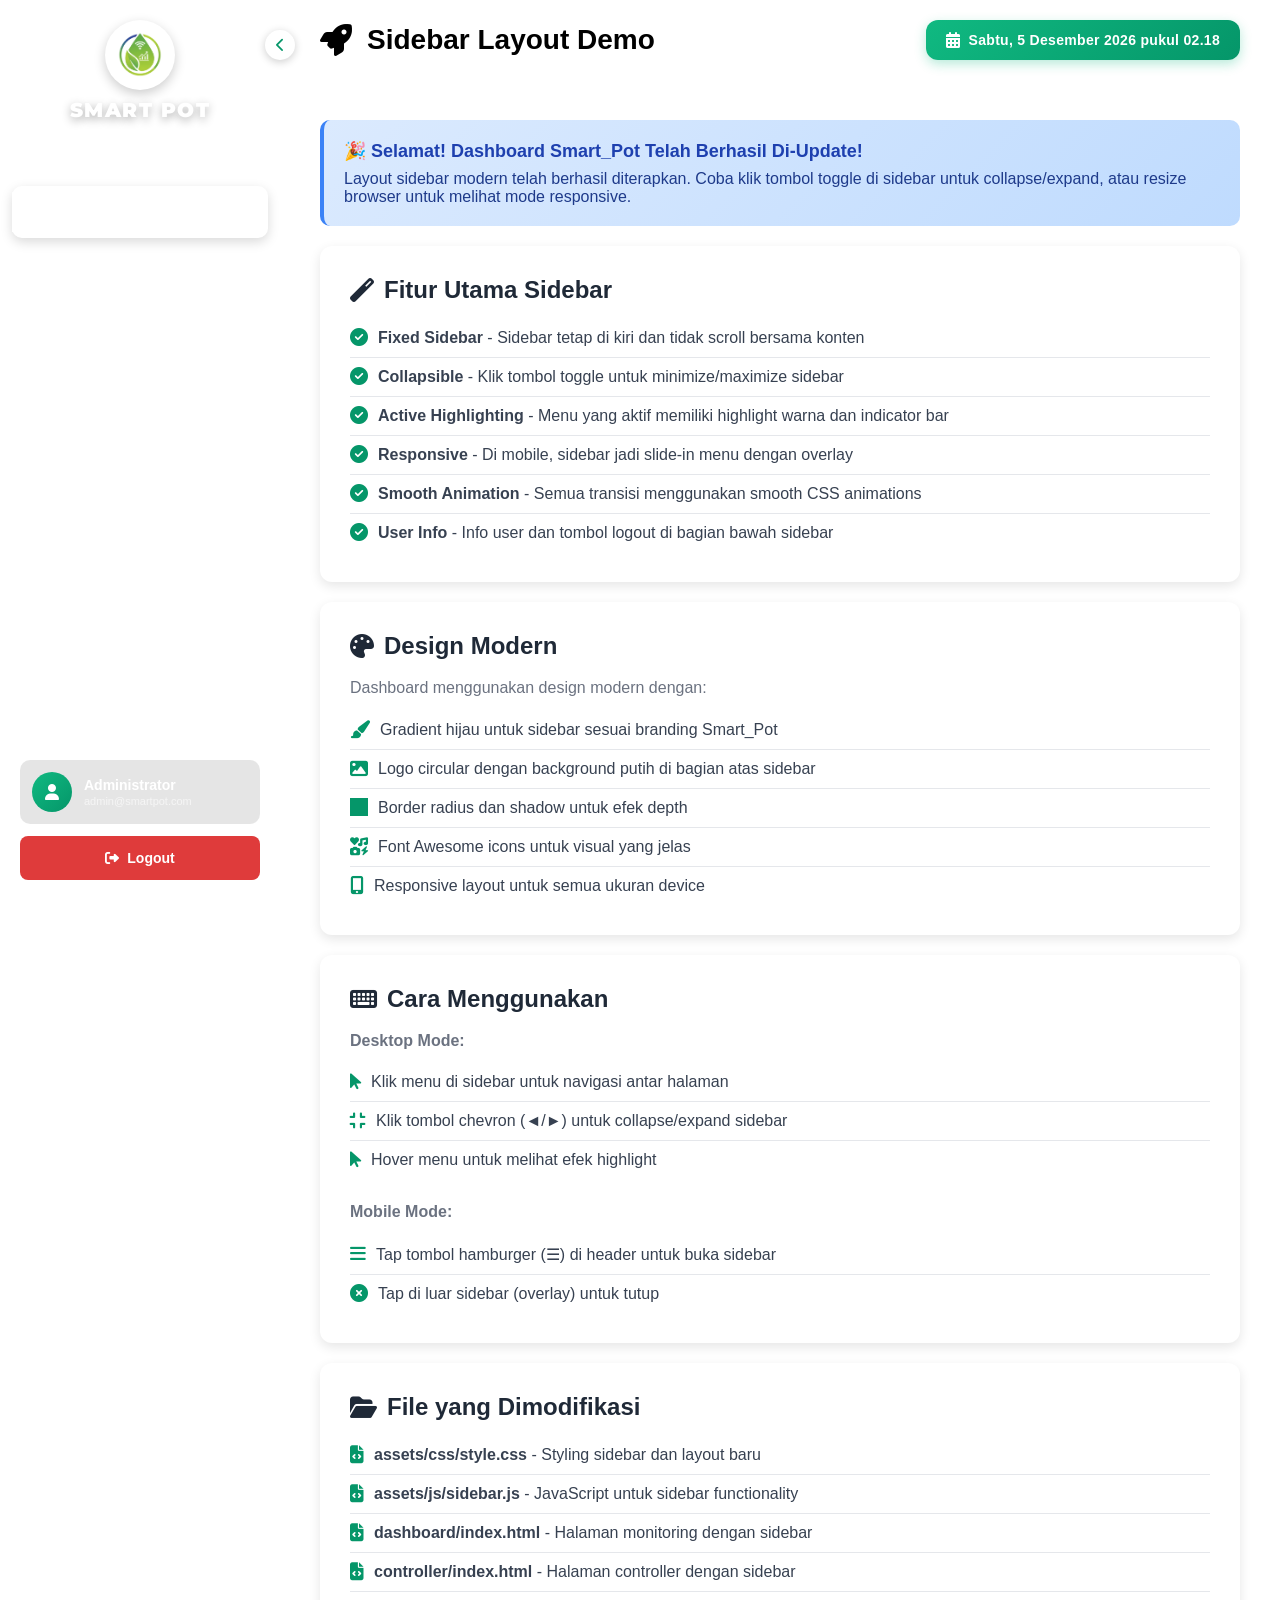
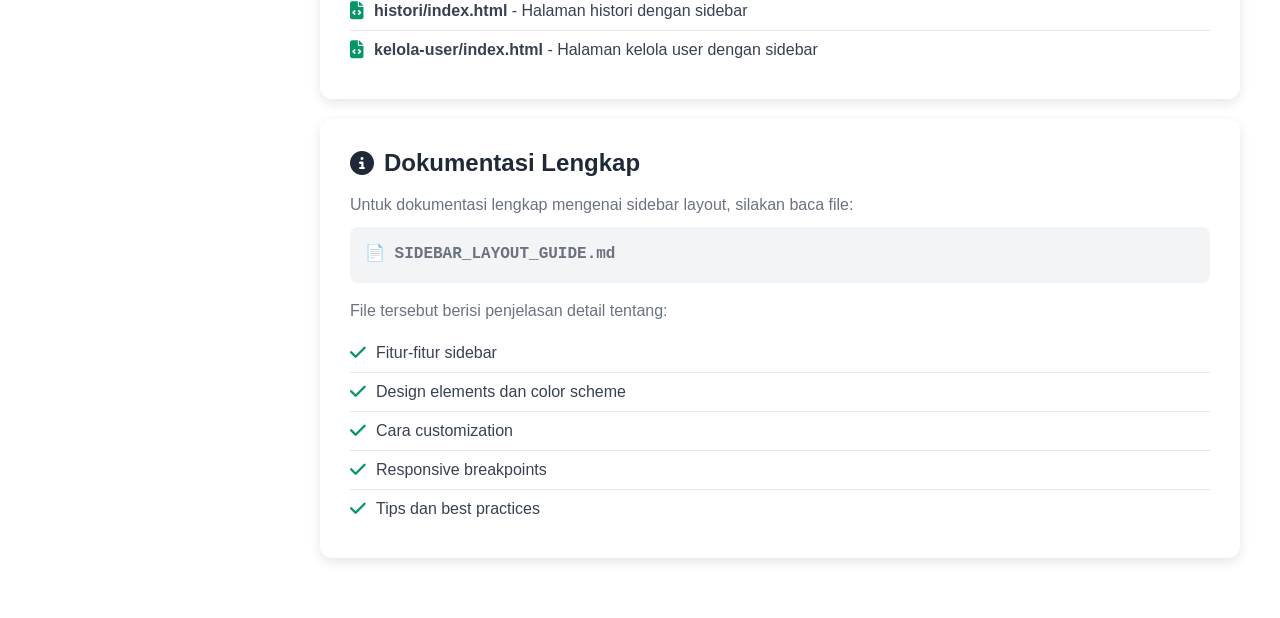
<file: DEMO_SIDEBAR.html>
<!DOCTYPE html>
<html lang="en">
<head>
    <meta charset="UTF-8">
    <meta name="viewport" content="width=device-width, initial-scale=1.0">
    <title>Smart Pot - Sidebar Demo</title>
    <link rel="stylesheet" href="assets/css/style.css">
    <link rel="stylesheet" href="https://cdnjs.cloudflare.com/ajax/libs/font-awesome/6.4.0/css/all.min.css">
    <style>
        /* Demo specific styles */
        .demo-card {
            background: white;
            border-radius: 12px;
            padding: 30px;
            box-shadow: 0 4px 12px rgba(0, 0, 0, 0.1);
            margin-bottom: 20px;
        }
        
        .demo-card h2 {
            color: #1f2937;
            font-size: 24px;
            margin-bottom: 15px;
            display: flex;
            align-items: center;
            gap: 10px;
        }
        
        .demo-card p {
            color: #6b7280;
            font-size: 16px;
            line-height: 1.6;
            margin-bottom: 10px;
        }
        
        .feature-list {
            list-style: none;
            padding: 0;
        }
        
        .feature-list li {
            padding: 10px 0;
            border-bottom: 1px solid #e5e7eb;
            color: #374151;
            display: flex;
            align-items: center;
            gap: 10px;
        }
        
        .feature-list li:last-child {
            border-bottom: none;
        }
        
        .feature-list i {
            color: #059669;
            font-size: 18px;
        }
        
        .alert-info {
            background: linear-gradient(135deg, #dbeafe 0%, #bfdbfe 100%);
            border-left: 4px solid #3b82f6;
            padding: 20px;
            border-radius: 10px;
            margin-bottom: 20px;
        }
        
        .alert-info strong {
            color: #1e40af;
            display: block;
            margin-bottom: 8px;
            font-size: 18px;
        }
        
        .alert-info p {
            color: #1e3a8a;
            margin: 0;
        }
    </style>
    <script src="assets/js/sidebar.js"></script>
</head>
<body>
    <!-- Sidebar Overlay for Mobile -->
    <div class="sidebar-overlay" id="sidebarOverlay" onclick="toggleSidebar()"></div>

    <!-- Dashboard Page -->
    <div class="dashboard-page">
        <!-- Sidebar -->
        <aside class="sidebar" id="sidebar">
            <!-- Sidebar Toggle Button -->
            <button class="sidebar-toggle" onclick="toggleSidebarCollapse()">
                <i class="fas fa-chevron-left"></i>
            </button>

            <!-- Sidebar Brand -->
            <div class="sidebar-brand">
                <img src="assets/img/logo.png" alt="Smart Pot Logo" class="sidebar-logo">
                <div class="sidebar-title">SMART POT</div>
                <div class="sidebar-subtitle">IoT Monitoring</div>
            </div>

            <!-- Sidebar Menu -->
            <nav class="sidebar-menu">
                <a href="dashboard/" class="menu-item active">
                    <i class="fas fa-home"></i>
                    <span>Dashboard</span>
                </a>
                <a href="controller/" class="menu-item">
                    <i class="fas fa-sliders-h"></i>
                    <span>Controller</span>
                </a>
                <a href="histori/" class="menu-item">
                    <i class="fas fa-history"></i>
                    <span>Histori</span>
                </a>
                <a href="kelola-user/" class="menu-item">
                    <i class="fas fa-users"></i>
                    <span>Kelola User</span>
                </a>
            </nav>

            <!-- Sidebar Footer -->
            <div class="sidebar-footer">
                <div class="sidebar-user">
                    <div class="user-avatar">
                        <i class="fas fa-user"></i>
                    </div>
                    <div class="user-info">
                        <div class="user-name">Administrator</div>
                        <div class="user-email">admin@smartpot.com</div>
                    </div>
                </div>
                <button id="signOutBtn" class="btn-logout">
                    <i class="fas fa-sign-out-alt"></i>
                    <span>Logout</span>
                </button>
            </div>
        </aside>

        <!-- Main Wrapper -->
        <div class="main-wrapper">
            <!-- Top Header -->
            <header class="top-header">
                <div class="header-title">
                    <button class="mobile-menu-btn" onclick="toggleSidebar()" style="display: none;">
                        <i class="fas fa-bars"></i>
                    </button>
                    <i class="fas fa-rocket"></i>
                    <h1>Sidebar Layout Demo</h1>
                </div>
                <div class="header-actions">
                    <div class="header-time" id="currentTime"></div>
                </div>
            </header>

            <!-- Main Content -->
            <div class="main-content">
                <!-- Welcome Alert -->
                <div class="alert-info">
                    <strong>🎉 Selamat! Dashboard Smart_Pot Telah Berhasil Di-Update!</strong>
                    <p>Layout sidebar modern telah berhasil diterapkan. Coba klik tombol toggle di sidebar untuk collapse/expand, atau resize browser untuk melihat mode responsive.</p>
                </div>

                <!-- Demo Cards -->
                <div class="demo-card">
                    <h2><i class="fas fa-magic"></i> Fitur Utama Sidebar</h2>
                    <ul class="feature-list">
                        <li>
                            <i class="fas fa-check-circle"></i>
                            <span><strong>Fixed Sidebar</strong> - Sidebar tetap di kiri dan tidak scroll bersama konten</span>
                        </li>
                        <li>
                            <i class="fas fa-check-circle"></i>
                            <span><strong>Collapsible</strong> - Klik tombol toggle untuk minimize/maximize sidebar</span>
                        </li>
                        <li>
                            <i class="fas fa-check-circle"></i>
                            <span><strong>Active Highlighting</strong> - Menu yang aktif memiliki highlight warna dan indicator bar</span>
                        </li>
                        <li>
                            <i class="fas fa-check-circle"></i>
                            <span><strong>Responsive</strong> - Di mobile, sidebar jadi slide-in menu dengan overlay</span>
                        </li>
                        <li>
                            <i class="fas fa-check-circle"></i>
                            <span><strong>Smooth Animation</strong> - Semua transisi menggunakan smooth CSS animations</span>
                        </li>
                        <li>
                            <i class="fas fa-check-circle"></i>
                            <span><strong>User Info</strong> - Info user dan tombol logout di bagian bawah sidebar</span>
                        </li>
                    </ul>
                </div>

                <div class="demo-card">
                    <h2><i class="fas fa-palette"></i> Design Modern</h2>
                    <p>
                        Dashboard menggunakan design modern dengan:
                    </p>
                    <ul class="feature-list">
                        <li>
                            <i class="fas fa-paint-brush"></i>
                            <span>Gradient hijau untuk sidebar sesuai branding Smart_Pot</span>
                        </li>
                        <li>
                            <i class="fas fa-image"></i>
                            <span>Logo circular dengan background putih di bagian atas sidebar</span>
                        </li>
                        <li>
                            <i class="fas fa-square-full"></i>
                            <span>Border radius dan shadow untuk efek depth</span>
                        </li>
                        <li>
                            <i class="fas fa-icons"></i>
                            <span>Font Awesome icons untuk visual yang jelas</span>
                        </li>
                        <li>
                            <i class="fas fa-mobile-alt"></i>
                            <span>Responsive layout untuk semua ukuran device</span>
                        </li>
                    </ul>
                </div>

                <div class="demo-card">
                    <h2><i class="fas fa-keyboard"></i> Cara Menggunakan</h2>
                    <p><strong>Desktop Mode:</strong></p>
                    <ul class="feature-list">
                        <li>
                            <i class="fas fa-arrow-pointer"></i>
                            <span>Klik menu di sidebar untuk navigasi antar halaman</span>
                        </li>
                        <li>
                            <i class="fas fa-compress"></i>
                            <span>Klik tombol chevron (◄/►) untuk collapse/expand sidebar</span>
                        </li>
                        <li>
                            <i class="fas fa-mouse-pointer"></i>
                            <span>Hover menu untuk melihat efek highlight</span>
                        </li>
                    </ul>
                    
                    <p style="margin-top: 20px;"><strong>Mobile Mode:</strong></p>
                    <ul class="feature-list">
                        <li>
                            <i class="fas fa-bars"></i>
                            <span>Tap tombol hamburger (☰) di header untuk buka sidebar</span>
                        </li>
                        <li>
                            <i class="fas fa-times-circle"></i>
                            <span>Tap di luar sidebar (overlay) untuk tutup</span>
                        </li>
                    </ul>
                </div>

                <div class="demo-card">
                    <h2><i class="fas fa-folder-open"></i> File yang Dimodifikasi</h2>
                    <ul class="feature-list">
                        <li>
                            <i class="fas fa-file-code"></i>
                            <span><strong>assets/css/style.css</strong> - Styling sidebar dan layout baru</span>
                        </li>
                        <li>
                            <i class="fas fa-file-code"></i>
                            <span><strong>assets/js/sidebar.js</strong> - JavaScript untuk sidebar functionality</span>
                        </li>
                        <li>
                            <i class="fas fa-file-code"></i>
                            <span><strong>dashboard/index.html</strong> - Halaman monitoring dengan sidebar</span>
                        </li>
                        <li>
                            <i class="fas fa-file-code"></i>
                            <span><strong>controller/index.html</strong> - Halaman controller dengan sidebar</span>
                        </li>
                        <li>
                            <i class="fas fa-file-code"></i>
                            <span><strong>histori/index.html</strong> - Halaman histori dengan sidebar</span>
                        </li>
                        <li>
                            <i class="fas fa-file-code"></i>
                            <span><strong>kelola-user/index.html</strong> - Halaman kelola user dengan sidebar</span>
                        </li>
                    </ul>
                </div>

                <div class="demo-card">
                    <h2><i class="fas fa-info-circle"></i> Dokumentasi Lengkap</h2>
                    <p>
                        Untuk dokumentasi lengkap mengenai sidebar layout, silakan baca file:
                    </p>
                    <p style="background: #f3f4f6; padding: 15px; border-radius: 8px; font-family: monospace; margin-top: 10px;">
                        📄 <strong>SIDEBAR_LAYOUT_GUIDE.md</strong>
                    </p>
                    <p style="margin-top: 15px;">
                        File tersebut berisi penjelasan detail tentang:
                    </p>
                    <ul class="feature-list">
                        <li><i class="fas fa-check"></i> <span>Fitur-fitur sidebar</span></li>
                        <li><i class="fas fa-check"></i> <span>Design elements dan color scheme</span></li>
                        <li><i class="fas fa-check"></i> <span>Cara customization</span></li>
                        <li><i class="fas fa-check"></i> <span>Responsive breakpoints</span></li>
                        <li><i class="fas fa-check"></i> <span>Tips dan best practices</span></li>
                    </ul>
                </div>
            </div>
        </div>
    </div>
</body>
</html>
</file>
<file: assets/css/style.css>
@import url('https://fonts.googleapis.com/css2?family=Inter:wght@400;500;600;700;800;900&display=swap');
@import url('https://fonts.googleapis.com/css2?family=Poppins:wght@400;500;600;700;800&display=swap');
@import url('https://fonts.googleapis.com/css2?family=Montserrat:wght@400;500;600;700;800;900&display=swap');
@import url('https://fonts.googleapis.com/css2?family=Playfair+Display:wght@400;500;600;700;800;900&display=swap');

/* ============================================
   CSS VARIABLES FOR LIGHT/DARK MODE
   ============================================ */

/* Light Mode (Default) */
body.light-mode {
    --bg-primary: #f3f4f6;
    --bg-secondary: #ffffff;
    --bg-card: #ffffff;
    --bg-sidebar: linear-gradient(180deg, #10b981 0%, #059669 100%);
    --bg-header: #ffffff;
    --bg-hover: #f9fafb;
    --bg-active: #e5e7eb;
    
    --text-primary: #1f2937;
    --text-secondary: #6b7280;
    --text-tertiary: #9ca3af;
    --text-inverse: #ffffff;
    
    --border-color: #e5e7eb;
    --border-light: #f3f4f6;
    
    --shadow-sm: 0 1px 2px 0 rgba(0, 0, 0, 0.05);
    --shadow-md: 0 4px 6px -1px rgba(0, 0, 0, 0.1);
    --shadow-lg: 0 10px 15px -3px rgba(0, 0, 0, 0.1);
    --shadow-xl: 0 20px 25px -5px rgba(0, 0, 0, 0.1);
    
    --accent-primary: #10b981;
    --accent-secondary: #059669;
    --accent-light: #34d399;
    --accent-lighter: #6ee7b7;
}

/* Dark Mode */
body.dark-mode {
    --bg-primary: #0f172a;
    --bg-secondary: #1e293b;
    --bg-card: #1e293b;
    --bg-sidebar: linear-gradient(180deg, #1e293b 0%, #0f172a 100%);
    --bg-header: #1e293b;
    --bg-hover: #334155;
    --bg-active: #475569;
    
    --text-primary: #f1f5f9;
    --text-secondary: #cbd5e1;
    --text-tertiary: #94a3b8;
    --text-inverse: #ffffff;
    
    --border-color: #334155;
    --border-light: #1e293b;
    
    --shadow-sm: 0 1px 2px 0 rgba(0, 0, 0, 0.3);
    --shadow-md: 0 4px 6px -1px rgba(0, 0, 0, 0.4);
    --shadow-lg: 0 10px 15px -3px rgba(0, 0, 0, 0.5);
    --shadow-xl: 0 20px 25px -5px rgba(0, 0, 0, 0.6);
    
    --accent-primary: #10b981;
    --accent-secondary: #059669;
    --accent-light: #34d399;
    --accent-lighter: #6ee7b7;
}

/* Smooth transition for theme changes */
body {
    transition: background-color 0.3s ease, color 0.3s ease;
}

* {
    margin: 0;
    padding: 0;
    box-sizing: border-box;
}

html {
    overflow-x: hidden;
    width: 100%;
    -webkit-text-size-adjust: 100%;
    -ms-text-size-adjust: 100%;
}

body {
    font-family: 'Segoe UI', Tahoma, Geneva, Verdana, sans-serif;
    overflow-x: hidden;
    width: 100%;
    min-height: 100vh;
    position: relative;
    background-color: var(--bg-primary);
    color: var(--text-primary);
    -webkit-font-smoothing: antialiased;
    -moz-osx-font-smoothing: grayscale;
}

/* Allow scrolling on all pages for responsiveness */
body {
    overflow-y: auto;
}

/* Remove tap highlight on mobile */
* {
    -webkit-tap-highlight-color: transparent;
}

/* Improve touch scrolling */
.sidebar-menu,
.main-content {
    -webkit-overflow-scrolling: touch;
}

/* ===== ANIMATED GRADIENT BACKGROUND ===== */
.animated-bg-gradient {
    position: fixed;
    top: 0;
    left: 0;
    width: 100%;
    height: 100%;
    background: linear-gradient(-45deg, #10b981, #059669, #34d399, #6ee7b7, #10b981);
    background-size: 400% 400%;
    animation: gradientShift 15s ease infinite;
    z-index: -2;
}

@keyframes gradientShift {
    0% {
        background-position: 0% 50%;
    }
    50% {
        background-position: 100% 50%;
    }
    100% {
        background-position: 0% 50%;
    }
}

/* ===== FALLING LEAVES ANIMATION ===== */
.leaves-animation {
    position: fixed;
    top: 0;
    left: 0;
    width: 100%;
    height: 100%;
    pointer-events: none;
    overflow: hidden;
    z-index: -1;
}

.leaf {
    position: absolute;
    top: -60px;
    font-size: 32px;
    opacity: 0.4;
    animation: leafFall linear forwards;
    filter: drop-shadow(0 0 5px rgba(16, 185, 129, 0.4));
}

@keyframes leafFall {
    0% {
        top: -60px;
        transform: translateX(0) rotate(0deg);
        opacity: 0.4;
    }
    25% {
        transform: translateX(60px) rotate(90deg);
    }
    50% {
        transform: translateX(0) rotate(180deg);
        opacity: 0.5;
    }
    75% {
        transform: translateX(-60px) rotate(270deg);
    }
    100% {
        top: 110vh;
        transform: translateX(0) rotate(360deg);
        opacity: 0;
    }
}

/* ===== LOGIN PAGE ===== */
.login-page {
    display: flex;
    justify-content: center;
    align-items: center;
    min-height: 100vh;
    padding: 20px;
    position: relative;
}

/* ===== GLASSMORPHISM LOGIN CARD ===== */
.glassmorphism-card {
    background: rgba(255, 255, 255, 0.15);
    backdrop-filter: blur(20px);
    -webkit-backdrop-filter: blur(20px);
    border-radius: 30px;
    border: 1px solid rgba(255, 255, 255, 0.3);
    box-shadow: 
        0 8px 32px rgba(0, 0, 0, 0.15),
        0 0 80px rgba(16, 185, 129, 0.25);
}

.login-container {
    width: 100%;
    max-width: 460px;
    padding: 50px 45px;
    animation: fadeInUp 0.8s ease;
}

@keyframes fadeInUp {
    from {
        opacity: 0;
        transform: translateY(40px);
    }
    to {
        opacity: 1;
        transform: translateY(0);
    }
}

.login-header {
    text-align: center;
    margin-bottom: 35px;
}

.login-logo {
    width: 130px;
    height: 130px;
    margin-bottom: 25px;
    object-fit: contain;
    filter: drop-shadow(0 4px 12px rgba(0, 0, 0, 0.15));
    animation: logoFloat 3s ease-in-out infinite;
}

@keyframes logoFloat {
    0%, 100% {
        transform: translateY(0px);
    }
    50% {
        transform: translateY(-10px);
    }
}

.login-header i {
    font-size: 80px;
    color: #04ff00;
    margin-bottom: 15px;
}

.login-header h1 {
    color: #ffffff;
    font-family: 'Poppins', sans-serif;
    font-size: 40px;
    margin-bottom: 12px;
    font-weight: 800;
    letter-spacing: 3px;
    text-shadow: 0 2px 10px rgba(0, 0, 0, 0.2);
}

.login-header p {
    color: rgba(255, 255, 255, 0.95);
    font-size: 15px;
    font-weight: 500;
    display: flex;
    align-items: center;
    justify-content: center;
    gap: 10px;
    text-shadow: 0 1px 5px rgba(0, 0, 0, 0.15);
}

.login-header p i {
    color: #ffffff;
    font-size: 18px;
}

.login-form {
    display: flex;
    flex-direction: column;
    gap: 20px;
}

.input-group {
    position: relative;
}

.input-wrapper {
    position: relative;
    display: block;
}

.input-group i {
    position: absolute;
    left: 16px;
    top: 50%;
    transform: translateY(-50%);
    color: rgba(255, 255, 255, 0.85);
    font-size: 17px;
    z-index: 1;
}

/* Icon inside input field - centered vertically */
.input-icon {
    position: absolute;
    left: 15px;
    top: 50%;
    transform: translateY(-50%);
    color: rgba(255, 255, 255, 0.85);
    font-size: 16px;
    pointer-events: none;
    z-index: 1;
}

.input-group label {
    display: block;
    margin-bottom: 8px;
    color: rgba(255, 255, 255, 0.95);
    font-weight: 600;
    font-size: 14px;
}

.input-field {
    width: 100%;
    padding: 16px 50px;
    border: 2px solid rgba(255, 255, 255, 0.3);
    border-radius: 14px;
    font-size: 15px;
    transition: all 0.3s ease;
    background: rgba(255, 255, 255, 0.25);
    backdrop-filter: blur(10px);
    -webkit-backdrop-filter: blur(10px);
    color: #ffffff;
    font-weight: 500;
}

.input-field::placeholder {
    color: rgba(255, 255, 255, 0.65);
}

.input-field:focus {
    outline: none;
    border-color: rgba(255, 255, 255, 0.6);
    background: rgba(255, 255, 255, 0.3);
    box-shadow: 0 0 0 4px rgba(16, 185, 129, 0.25);
}

/* Dashboard Page Input Field Override (Non-transparent for forms) */
.dashboard-page .input-field {
    background: var(--bg-card);
    color: var(--text-primary);
    border: 2px solid var(--border-color);
    backdrop-filter: none;
    -webkit-backdrop-filter: none;
}

.dashboard-page .input-field::placeholder {
    color: var(--text-tertiary);
    opacity: 0.6;
}

.dashboard-page .input-field:focus {
    border-color: var(--accent-primary);
    background: var(--bg-card);
    box-shadow: 0 0 0 3px rgba(16, 185, 129, 0.15);
}

.dashboard-page .input-group i,
.dashboard-page .input-icon {
    color: var(--text-secondary);
}

.dashboard-page .input-group label {
    color: var(--text-primary);
    font-weight: 600;
    font-size: 14px;
    margin-bottom: 8px;
    display: block;
}

.btn-primary {
    background: linear-gradient(135deg, #10b981 0%, #059669 100%);
    color: white;
    padding: 17px;
    border: none;
    border-radius: 14px;
    font-size: 17px;
    font-weight: 700;
    cursor: pointer;
    transition: all 0.3s ease;
    display: flex;
    align-items: center;
    justify-content: center;
    gap: 10px;
    margin-top: 10px;
    box-shadow: 0 8px 25px rgba(16, 185, 129, 0.4);
    letter-spacing: 0.5px;
}

.btn-primary:hover {
    transform: translateY(-3px);
    box-shadow: 0 12px 35px rgba(16, 185, 129, 0.5);
}

.btn-primary:active {
    transform: translateY(-1px);
}

/* ===== RESPONSIVE LOGIN PAGE ===== */
@media (max-width: 768px) {
    .login-container {
        padding: 40px 30px;
        max-width: 90%;
    }
    
    .login-logo {
        width: 110px;
        height: 110px;
    }
    
    .login-header h1 {
        font-size: 34px;
        letter-spacing: 2px;
    }
    
    .login-header p {
        font-size: 14px;
    }
    
    .leaf {
        font-size: 26px;
    }
    
    .animated-bg-gradient {
        animation-duration: 12s;
    }
}

@media (max-width: 480px) {
    .login-container {
        padding: 35px 25px;
        max-width: 95%;
        border-radius: 25px;
    }
    
    .login-logo {
        width: 90px;
        height: 90px;
        margin-bottom: 20px;
    }
    
    .login-header h1 {
        font-size: 28px;
        letter-spacing: 1.5px;
    }
    
    .login-header p {
        font-size: 13px;
    }
    
    .input-field {
        padding: 14px 45px;
        font-size: 14px;
    }
    
    .btn-primary {
        padding: 15px;
        font-size: 16px;
    }
    
    .leaf {
        font-size: 22px;
    }
}

/* ===== DASHBOARD PAGE WITH SIDEBAR ===== */
.dashboard-page {
    background: var(--bg-primary);
    min-height: 100vh;
    display: flex;
    transition: all 0.3s ease;
    overflow-x: hidden;
    width: 100%;
}

/* ===== SIDEBAR ===== */
.sidebar {
    width: 280px;
    background: var(--bg-sidebar);
    min-height: 100vh;
    position: fixed;
    left: 0;
    top: 0;
    box-shadow: var(--shadow-lg);
    display: flex;
    flex-direction: column;
    z-index: 1000;
    transition: all 0.3s cubic-bezier(0.4, 0, 0.2, 1);
    will-change: transform;
}

.sidebar.collapsed {
    width: 80px;
}

/* Sidebar Brand */
.sidebar-brand {
    padding: 20px 20px;
    text-align: center;
    border-bottom: 1px solid rgba(255, 255, 255, 0.1);
    transition: all 0.3s ease;
    display: flex;
    flex-direction: column;
    align-items: center;
    gap: 10px;
}

.sidebar-brand-top {
    display: flex;
    align-items: center;
    gap: 12px;
    justify-content: flex-start;
}

.sidebar-logo {
    width: 70px;
    height: 70px;
    border-radius: 50%;
    background-color: white;
    padding: 12px;
    object-fit: contain;
    box-shadow: 0 4px 12px rgba(0, 0, 0, 0.2);
    margin-bottom: 0;
    flex-shrink: 0;
}

.sidebar.collapsed .sidebar-logo {
    width: 45px;
    height: 45px;
    padding: 8px;
}

.sidebar.collapsed .sidebar-brand-top {
    flex-direction: column;
    gap: 6px;
}

.sidebar-title {
    font-family: 'Montserrat', 'Poppins', sans-serif;
    font-size: 20px;
    font-weight: 900;
    color: #ffffff;
    letter-spacing: 1.5px;
    margin-bottom: 0;
    text-shadow: 0 3px 10px rgba(0, 0, 0, 0.3), 0 1px 3px rgba(255, 255, 255, 0.2);
    filter: none;
    line-height: 1;
}

.sidebar.collapsed .sidebar-title,
.sidebar.collapsed .sidebar-subtitle {
    display: none;
}

.sidebar-subtitle {
    font-size: 9px;
    color: rgba(255, 255, 255, 0.85);
    text-transform: uppercase;
    letter-spacing: 1.8px;
    text-align: center;
    width: 100%;
    padding-left: 0;
    margin-left: 0;
    font-family: 'Montserrat', 'Inter', sans-serif;
    font-weight: 500;
    line-height: 1.2;
}

/* Sidebar Menu */
.sidebar-menu {
    flex: 1;
    padding: 20px 0;
    overflow-y: auto;
}

.sidebar-menu::-webkit-scrollbar {
    width: 6px;
}

.sidebar-menu::-webkit-scrollbar-track {
    background: rgba(0, 0, 0, 0.1);
}

.sidebar-menu::-webkit-scrollbar-thumb {
    background: rgba(255, 255, 255, 0.3);
    border-radius: 3px;
}

.menu-item {
    display: flex;
    align-items: center;
    padding: 16px 25px;
    color: rgba(255, 255, 255, 0.8);
    text-decoration: none;
    transition: all 0.3s ease;
    gap: 15px;
    position: relative;
    margin: 4px 12px;
    border-radius: 10px;
    min-height: 48px;
    -webkit-user-select: none;
    -moz-user-select: none;
    -ms-user-select: none;
    user-select: none;
}

.menu-item i {
    font-size: 20px;
    min-width: 24px;
    text-align: center;
}

.menu-item span {
    font-size: 15px;
    font-weight: 500;
}

.sidebar.collapsed .menu-item span {
    display: none;
}

.menu-item:hover {
    background: rgba(255, 255, 255, 0.1);
    color: white;
    transform: translateX(5px);
}

.menu-item:active {
    background: rgba(255, 255, 255, 0.15);
    transform: translateX(3px);
}

.menu-item.active {
    background: rgba(255, 255, 255, 0.2);
    color: white;
    font-weight: 600;
    box-shadow: 0 4px 12px rgba(0, 0, 0, 0.15);
}

.menu-item.active::before {
    content: '';
    position: absolute;
    left: 0;
    top: 50%;
    transform: translateY(-50%);
    width: 4px;
    height: 40px;
    background: white;
    border-radius: 0 4px 4px 0;
}

/* Sidebar Footer */
.sidebar-footer {
    padding: 20px;
    border-top: 1px solid rgba(255, 255, 255, 0.1);
}

.sidebar-user {
    display: flex;
    align-items: center;
    gap: 12px;
    padding: 12px;
    background: rgba(0, 0, 0, 0.1);
    border-radius: 10px;
    margin-bottom: 12px;
}

.sidebar.collapsed .sidebar-user {
    justify-content: center;
}

.user-avatar {
    width: 40px;
    height: 40px;
    border-radius: 50%;
    background: linear-gradient(135deg, #10b981 0%, #059669 100%);
    display: flex;
    align-items: center;
    justify-content: center;
    color: white;
    font-weight: bold;
    font-size: 16px;
}

.user-info {
    flex: 1;
}

.sidebar.collapsed .user-info {
    display: none;
}

.user-name {
    color: white;
    font-size: 14px;
    font-weight: 600;
    margin-bottom: 2px;
}

.user-email {
    color: rgba(255, 255, 255, 0.6);
    font-size: 11px;
}

.btn-logout {
    width: 100%;
    background: rgba(220, 38, 38, 0.9);
    color: white;
    padding: 12px 16px;
    border: none;
    border-radius: 8px;
    cursor: pointer;
    transition: all 0.3s ease;
    display: flex;
    align-items: center;
    justify-content: center;
    gap: 8px;
    font-size: 14px;
    font-weight: 600;
    min-height: 44px;
    -webkit-user-select: none;
    -moz-user-select: none;
    -ms-user-select: none;
    user-select: none;
}

.sidebar.collapsed .btn-logout span {
    display: none;
}

.btn-logout:hover {
    background: #dc2626;
    transform: translateY(-2px);
    box-shadow: 0 4px 12px rgba(220, 38, 38, 0.4);
}

.btn-logout:active {
    transform: translateY(0);
    box-shadow: 0 2px 6px rgba(220, 38, 38, 0.4);
}

/* Sidebar Toggle Button */
.sidebar-toggle {
    position: absolute;
    right: -15px;
    top: 30px;
    width: 30px;
    height: 30px;
    background: white;
    border: none;
    border-radius: 50%;
    box-shadow: 0 2px 8px rgba(0, 0, 0, 0.2);
    cursor: pointer;
    display: flex;
    align-items: center;
    justify-content: center;
    color: #059669;
    font-size: 14px;
    transition: all 0.3s ease;
}

.sidebar-toggle:hover {
    transform: scale(1.1);
    box-shadow: 0 4px 12px rgba(0, 0, 0, 0.3);
}

/* Main Content Area */
.main-wrapper {
    flex: 0 0 auto;
    margin-left: 280px;
    transition: all 0.3s ease;
    min-height: 100vh;
    display: flex;
    flex-direction: column;
    width: calc(100% - 280px);
    max-width: calc(100% - 280px);
    overflow-x: hidden;
    min-width: 0;
}

.sidebar.collapsed + .main-wrapper {
    margin-left: 80px;
    width: calc(100% - 80px);
    max-width: calc(100% - 80px);
}

/* Top Header */
.top-header {
    background: var(--bg-header);
    padding: 20px 40px;
    box-shadow: var(--shadow-md);
    display: flex;
    justify-content: space-between;
    align-items: center;
    position: sticky;
    top: 0;
    z-index: 100;
    transition: all 0.3s ease;
}

.header-title {
    display: flex;
    align-items: center;
    gap: 15px;
}

.mobile-menu-btn {
    display: none;
    align-items: center;
    justify-content: center;
    width: 42px;
    height: 42px;
    background: var(--bg-secondary);
    color: var(--text-primary);
    border: 1px solid var(--border-color);
    border-radius: 10px;
    cursor: pointer;
    font-size: 20px;
    flex-shrink: 0;
    transition: all 0.25s ease;
}

.mobile-menu-btn:hover {
    background: var(--accent-primary);
    border-color: var(--accent-primary);
    color: #ffffff;
}

.mobile-menu-btn.is-open {
    background: var(--accent-primary);
    border-color: var(--accent-primary);
    color: #ffffff;
}

.header-title h1 {
    color: var(--text-primary);
    font-size: 28px;
    font-weight: 700;
    margin: 0;
    transition: all 0.3s ease;
}

.header-title i {
    color: var(--accent-primary);
    font-size: 32px;
}

.header-actions {
    display: flex;
    align-items: center;
    gap: 20px;
}

/* Theme Toggle Button */
.theme-toggle-btn {
    width: 50px;
    height: 50px;
    border-radius: 50%;
    border: 2px solid var(--border-color);
    background: var(--bg-secondary);
    color: var(--accent-primary);
    font-size: 22px;
    cursor: pointer;
    display: flex;
    align-items: center;
    justify-content: center;
    transition: all 0.3s ease;
    box-shadow: var(--shadow-sm);
}

.theme-toggle-btn:hover {
    transform: scale(1.1);
    box-shadow: var(--shadow-lg);
    background: var(--accent-primary);
    color: white;
    border-color: var(--accent-primary);
}

.theme-toggle-btn:active {
    transform: scale(0.95);
}

/* Theme toggle animation */
.theme-toggle-animate {
    animation: rotateIcon 0.6s ease-in-out;
}

@keyframes rotateIcon {
    0% {
        transform: rotate(0deg) scale(1);
    }
    50% {
        transform: rotate(180deg) scale(1.2);
    }
    100% {
        transform: rotate(360deg) scale(1);
    }
}

.header-time {
    background: linear-gradient(135deg, #10b981 0%, #059669 100%);
    color: white;
    font-size: 14px;
    font-weight: 600;
    padding: 12px 20px;
    border-radius: 12px;
    box-shadow: 0 4px 12px rgba(16, 185, 129, 0.3);
    display: flex;
    align-items: center;
    gap: 8px;
    transition: all 0.3s ease;
    cursor: pointer;
    letter-spacing: 0.3px;
    animation: pulseSoft 3s ease-in-out infinite;
}

@keyframes pulseSoft {
    0%, 100% {
        box-shadow: 0 4px 12px rgba(16, 185, 129, 0.3);
    }
    50% {
        box-shadow: 0 4px 20px rgba(16, 185, 129, 0.5);
    }
}

.header-time:hover {
    transform: translateY(-2px);
    box-shadow: 0 6px 16px rgba(16, 185, 129, 0.4);
    animation: none;
}

.header-time::before {
    content: "\f073";
    font-family: "Font Awesome 6 Free";
    font-weight: 900;
    font-size: 16px;
    color: white;
}

/* Main Content */
.main-content {
    padding: 40px;
    flex: 1;
    background: var(--bg-primary);
    transition: all 0.3s ease;
}

.waterflow-row {
    display: flex;
    justify-content: flex-start;
    margin: 6px 0 10px;
    position: relative;
    z-index: 1;
}

.waterflow-badge {
    display: inline-flex;
    align-items: center;
    gap: 8px;
    padding: 10px 18px;
    border-radius: 999px;
    background: #ef4444;
    color: #ffffff;
    font-size: 13px;
    font-weight: 700;
    letter-spacing: 0.5px;
    box-shadow: 0 4px 12px rgba(239, 68, 68, 0.25);
    min-width: 0;
    position: relative;
    top: -4px;
}

.waterflow-badge.has-water {
    background: #10b981;
    box-shadow: 0 4px 12px rgba(16, 185, 129, 0.25);
}

.waterflow-badge.no-water {
    background: #ef4444;
    box-shadow: 0 4px 12px rgba(239, 68, 68, 0.25);
}

.waterflow-dot {
    width: 12px;
    height: 12px;
    border-radius: 50%;
    background: #ffffff;
    flex-shrink: 0;
}

.waterflow-text {
    white-space: nowrap;
}

.waterflow-dot.inactive {
    opacity: 0.8;
}

.waterflow-dot.active {
    opacity: 1;
}

/* ===== DASHBOARD SENSOR CARDS ===== */
.sensor-cards {
    display: grid;
    grid-template-columns: repeat(auto-fit, minmax(280px, 1fr));
    gap: 24px;
    margin-bottom: 32px;
}

.sensor-card {
    position: relative;
    padding: 32px;
    border-radius: 16px;
    min-height: 140px;
    display: flex;
    flex-direction: column;
    justify-content: space-between;
    box-shadow: var(--shadow-md);
    overflow: hidden;
    transition: all 0.3s ease;
    cursor: default;
}

.sensor-temp {
    background: linear-gradient(135deg, #22c55e 0%, #16a34a 100%);
    color: white;
}

.sensor-light {
    background: linear-gradient(135deg, #eab308 0%, #ca8a04 100%);
    color: white;
}

.sensor-humidity {
    background: linear-gradient(135deg, #0ea5e9 0%, #0284c7 100%);
    color: white;
}

.sensor-value {
    display: flex;
    align-items: baseline;
    gap: 8px;
    margin-bottom: 8px;
}

.sensor-value .value {
    font-size: 56px;
    font-weight: bold;
    line-height: 1;
}

.sensor-value .unit {
    font-size: 32px;
    font-weight: 600;
}

.sensor-value .status {
    font-size: 24px;
    font-weight: 600;
    margin-left: 8px;
}

.sensor-label {
    font-size: 16px;
    font-weight: 600;
    letter-spacing: 1px;
    text-transform: uppercase;
}

.sensor-icon {
    position: absolute;
    right: 24px;
    top: 50%;
    transform: translateY(-50%);
    font-size: 72px;
    opacity: 0.3;
}

/* ===== SMART POTS ===== */
.pots-container {
    display: grid;
    grid-template-columns: repeat(auto-fit, minmax(160px, 1fr));
    gap: 20px;
}

.pot {
    border-radius: 12px;
    overflow: hidden;
    box-shadow: var(--shadow-md);
    transition: all 0.3s ease;
    cursor: pointer;
    -webkit-user-select: none;
    -moz-user-select: none;
    -ms-user-select: none;
    user-select: none;
}

.pot:hover {
    transform: translateY(-4px);
    box-shadow: var(--shadow-lg);
}

.pot:active {
    transform: translateY(-2px);
}

.pot-header {
    padding: 10px;
    text-align: center;
    font-weight: bold;
    font-size: 14px;
    color: white;
    letter-spacing: 1px;
    background: rgba(255, 255, 255, 0.2);
}

.pot-content {
    padding: 20px;
    display: flex;
    flex-direction: column;
    align-items: center;
    gap: 12px;
}

/* Soil Moisture Label - Simple Text */
.pot-moisture-label {
    font-family: 'Montserrat', sans-serif;
    font-size: 13px;
    font-weight: 900;
    text-transform: uppercase;
    letter-spacing: 2px;
    color: var(--text-primary);
    text-align: center;
    opacity: 1;
    transition: all 0.3s ease;
}

.pot-label {
    color: white;
    font-size: 13px;
    font-weight: 500;
    text-align: center;
}

.pot-value {
    font-size: 56px;
    font-weight: bold;
    color: rgba(0, 0, 0, 0.7);
    line-height: 1;
    transition: all 0.3s ease;
}

.pot-toggle {
    display: flex;
    align-items: center;
    gap: 8px;
    background: rgba(255, 255, 255, 0.3);
    padding: 6px 16px;
    border-radius: 20px;
    cursor: pointer;
    transition: all 0.3s ease;
    user-select: none;
}

.pot-toggle:hover {
    background: rgba(255, 255, 255, 0.4);
    transform: scale(1.05);
}

.pot-toggle:active {
    transform: scale(0.98);
}

.toggle-status {
    color: white;
    font-weight: bold;
    font-size: 14px;
}

.toggle-indicator {
    width: 16px;
    height: 16px;
    background: #22c55e;
    border-radius: 50%;
    box-shadow: 0 0 8px rgba(34, 197, 94, 0.6);
    transition: all 0.3s ease;
}

.toggle-indicator.active {
    background: #22c55e;
    box-shadow: 0 0 8px rgba(34, 197, 94, 0.6);
}

.toggle-indicator.inactive {
    background: #ef4444;
    box-shadow: 0 0 8px rgba(239, 68, 68, 0.6);
}

.pot-body {
    background: rgba(255, 255, 255, 0.3);
    padding: 60px 20px;
    display: flex;
    align-items: center;
    justify-content: center;
    min-height: 200px;
}

.pot-body i {
    font-size: 48px;
    color: rgba(255, 255, 255, 0.8);
}

/* Pot Colors */
.pot-1 {
    background: linear-gradient(135deg, #a3e635 0%, #84cc16 100%);
}

.pot-2 {
    background: linear-gradient(135deg, #4ade80 0%, #22c55e 100%);
}

.pot-3 {
    background: linear-gradient(135deg, #2dd4bf 0%, #14b8a6 100%);
}

.pot-4 {
    background: linear-gradient(135deg, #60a5fa 0%, #3b82f6 100%);
}

.pot-5 {
    background: linear-gradient(135deg, #c4a1a1 0%, #a78a8a 100%);
}

/* ===== ACTUATOR CONTROLS ===== */
.actuator-controls {
    display: grid;
    grid-template-columns: repeat(auto-fit, minmax(300px, 1fr));
    gap: 20px;
    margin-top: 20px;
}

.actuator-card {
    background: white;
    border-radius: 16px;
    padding: 24px;
    box-shadow: 0 4px 12px rgba(0, 0, 0, 0.1);
    transition: all 0.3s ease;
}

.actuator-card:hover {
    transform: translateY(-4px);
    box-shadow: 0 8px 20px rgba(0, 0, 0, 0.15);
}

.actuator-header {
    font-size: 18px;
    font-weight: bold;
    margin-bottom: 20px;
    display: flex;
    align-items: center;
    gap: 10px;
}

.actuator-water .actuator-header {
    color: #3b82f6;
}

.actuator-water .actuator-header i {
    color: #3b82f6;
    font-size: 24px;
}

.actuator-fertilizer .actuator-header {
    color: #22c55e;
}

.actuator-fertilizer .actuator-header i {
    color: #22c55e;
    font-size: 24px;
}

.actuator-mixer .actuator-header {
    color: var(--accent-primary);
}

.actuator-mixer .actuator-header i {
    color: var(--accent-primary);
    font-size: 24px;
}

.actuator-content {
    display: flex;
    flex-direction: column;
    align-items: center;
    gap: 16px;
}

.actuator-toggle {
    display: flex;
    align-items: center;
    gap: 12px;
    background: linear-gradient(135deg, #f3f4f6 0%, #e5e7eb 100%);
    padding: 12px 24px;
    border-radius: 30px;
    cursor: pointer;
    transition: all 0.3s ease;
    user-select: none;
    box-shadow: 0 2px 8px rgba(0, 0, 0, 0.1);
}

.actuator-toggle:hover {
    background: linear-gradient(135deg, #e5e7eb 0%, #d1d5db 100%);
    transform: scale(1.05);
    box-shadow: 0 4px 12px rgba(0, 0, 0, 0.15);
}

.actuator-toggle:active {
    transform: scale(0.98);
}

.actuator-toggle .toggle-status {
    color: #1f2937;
    font-weight: bold;
    font-size: 16px;
}

.actuator-toggle .toggle-indicator {
    width: 20px;
    height: 20px;
}

.actuator-label {
    color: #6b7280;
    font-size: 13px;
    font-weight: 500;
    text-transform: uppercase;
    letter-spacing: 1px;
}

.welcome-section {
    margin-bottom: 30px;
}

.welcome-section h1 {
    color: #1f2937;
    font-size: 32px;
    margin-bottom: 8px;
}

.welcome-section p {
    color: #6b7280;
    font-size: 16px;
}

.page-header {
    margin-bottom: 30px;
}

.page-header h1 {
    color: var(--text-primary);
    font-size: 32px;
    margin-bottom: 8px;
    display: flex;
    align-items: center;
    gap: 12px;
    transition: all 0.3s ease;
}

.page-header p {
    color: var(--text-secondary);
    font-size: 16px;
    transition: all 0.3s ease;
}

/* Stats Cards */
.stats-container {
    display: grid;
    grid-template-columns: repeat(auto-fit, minmax(250px, 1fr));
    gap: 20px;
    margin-bottom: 30px;
}

.stat-card {
    background: var(--bg-card);
    padding: 25px;
    border-radius: 15px;
    box-shadow: var(--shadow-md);
    display: flex;
    align-items: center;
    gap: 20px;
    transition: all 0.3s ease;
}

.stat-card:hover {
    transform: translateY(-5px);
    box-shadow: var(--shadow-lg);
}

.stat-card i {
    font-size: 48px;
    color: var(--accent-primary);
}

.stat-info h3 {
    color: var(--text-secondary);
    font-size: 14px;
    font-weight: 500;
    margin-bottom: 8px;
    transition: all 0.3s ease;
}

.stat-number {
    color: var(--text-primary);
    font-size: 28px;
    font-weight: bold;
    transition: all 0.3s ease;
}

/* Card */
.card {
    background: var(--bg-card);
    border-radius: 15px;
    box-shadow: var(--shadow-md);
    margin-bottom: 25px;
    overflow: hidden;
    transition: all 0.3s ease;
}

.card-header {
    background: linear-gradient(135deg, var(--accent-primary) 0%, var(--accent-secondary) 100%);
    color: white;
    padding: 20px 25px;
}

.card-header h2 {
    font-size: 20px;
    display: flex;
    align-items: center;
    gap: 10px;
}

.card-body {
    padding: 25px;
}

.form-grid {
    display: grid;
    grid-template-columns: repeat(auto-fit, minmax(250px, 1fr));
    gap: 20px;
    margin-bottom: 20px;
}

/* Table */
.table-container {
    overflow-x: auto;
    max-width: 100%;
    -webkit-overflow-scrolling: touch;
    position: relative;
}

/* Scrollbar styling untuk table container */
.table-container::-webkit-scrollbar {
    height: 8px;
}

.table-container::-webkit-scrollbar-track {
    background: #f1f1f1;
    border-radius: 4px;
}

.table-container::-webkit-scrollbar-thumb {
    background: #10b981;
    border-radius: 4px;
}

.table-container::-webkit-scrollbar-thumb:hover {
    background: #059669;
}

.user-table {
    width: 100%;
    min-width: 600px;
    border-collapse: collapse;
}

.user-table thead {
    background: var(--bg-hover);
    transition: all 0.3s ease;
}

.user-table th {
    padding: 15px;
    text-align: left;
    font-weight: 600;
    color: var(--text-primary);
    border-bottom: 2px solid var(--border-color);
    transition: all 0.3s ease;
    white-space: nowrap;
}

.user-table td {
    padding: 15px;
    border-bottom: 1px solid var(--border-color);
    color: var(--text-primary);
    transition: all 0.3s ease;
    white-space: nowrap;
}

.user-table tbody tr:hover {
    background: var(--bg-hover);
}

.text-center {
    text-align: center;
}

.btn-delete {
    background: #ef4444;
    color: white;
    padding: 8px 16px;
    border: none;
    border-radius: 6px;
    cursor: pointer;
    transition: all 0.3s ease;
    display: inline-flex;
    align-items: center;
    gap: 6px;
    font-size: 14px;
}

.btn-delete:hover {
    background: #dc2626;
    transform: translateY(-2px);
}

/* ===== MODE KONTROL ===== */
.mode-kontrol-container {
    display: flex;
    justify-content: center;
    align-items: center;
    min-height: 60vh;
    padding: 40px 20px;
}

.mode-kontrol-box {
    background: var(--bg-card);
    padding: 60px 80px;
    border-radius: 24px;
    box-shadow: var(--shadow-xl);
    max-width: 700px;
    width: 100%;
    transition: all 0.3s ease;
}

.mode-title {
    background: var(--accent-primary);
    color: white;
    font-size: 36px;
    font-weight: 900;
    text-align: center;
    padding: 20px 40px;
    border-radius: 12px;
    margin-bottom: 50px;
    letter-spacing: 2px;
    box-shadow: var(--shadow-md);
}

.mode-buttons {
    display: flex;
    justify-content: center;
    gap: 24px;
}

.mode-btn {
    padding: 20px 50px;
    font-size: 24px;
    font-weight: bold;
    border: none;
    border-radius: 12px;
    cursor: pointer;
    transition: all 0.3s ease;
    color: white;
    box-shadow: 0 4px 12px rgba(0, 0, 0, 0.2);
    min-width: 180px;
}

.mode-btn:hover {
    transform: translateY(-4px);
    box-shadow: 0 8px 20px rgba(0, 0, 0, 0.3);
}

.mode-btn:active {
    transform: translateY(-2px);
}

.mode-btn.active {
    box-shadow: 0 8px 24px rgba(0, 0, 0, 0.4);
    transform: scale(1.05);
}

.mode-waktu {
    background: linear-gradient(135deg, #06b6d4 0%, #0891b2 100%);
}

.mode-otomatis {
    background: linear-gradient(135deg, #84cc16 0%, #65a30d 100%);
}

.mode-waktu:hover {
    background: linear-gradient(135deg, #0891b2 0%, #0e7490 100%);
}

.mode-otomatis:hover {
    background: linear-gradient(135deg, #65a30d 0%, #4d7c0f 100%);
}

/* ===== CONTROLLER PAGE ===== */
.controller-container {
    display: grid;
    grid-template-columns: repeat(auto-fit, minmax(280px, 1fr));
    gap: 24px;
    margin-top: 24px;
}

.controller-card {
    background: white;
    padding: 24px;
    border-radius: 16px;
    box-shadow: 0 4px 12px rgba(0, 0, 0, 0.1);
    transition: all 0.3s ease;
}

.controller-card:hover {
    transform: translateY(-4px);
    box-shadow: 0 8px 24px rgba(0, 0, 0, 0.15);
}

.controller-header {
    display: flex;
    align-items: center;
    gap: 12px;
    margin-bottom: 20px;
}

.controller-header i {
    font-size: 28px;
    color: #10b981;
}

.controller-header h3 {
    font-size: 18px;
    color: #1f2937;
    margin: 0;
}

.controller-value {
    display: flex;
    align-items: baseline;
    gap: 8px;
    margin-bottom: 16px;
}

.value-number {
    font-size: 48px;
    font-weight: bold;
    color: #10b981;
    line-height: 1;
}

.value-unit {
    font-size: 24px;
    color: #6b7280;
}

.controller-status {
    margin-top: 12px;
}

.status-badge {
    display: inline-block;
    padding: 6px 16px;
    border-radius: 20px;
    font-size: 13px;
    font-weight: 600;
}

.status-success {
    background: #d1fae5;
    color: #065f46;
}

.status-warning {
    background: #fed7aa;
    color: #92400e;
}

.status-danger {
    background: #fee2e2;
    color: #991b1b;
}

.status-info {
    background: #dbeafe;
    color: #1e40af;
}

/* Toggle Switch */
.controller-toggle {
    display: flex;
    align-items: center;
    gap: 16px;
    margin-top: 20px;
}

.switch {
    position: relative;
    display: inline-block;
    width: 60px;
    height: 34px;
}

.switch input {
    opacity: 0;
    width: 0;
    height: 0;
}

.slider {
    position: absolute;
    cursor: pointer;
    top: 0;
    left: 0;
    right: 0;
    bottom: 0;
    background-color: #ccc;
    transition: 0.4s;
}

.slider:before {
    position: absolute;
    content: "";
    height: 26px;
    width: 26px;
    left: 4px;
    bottom: 4px;
    background-color: white;
    transition: 0.4s;
}

input:checked + .slider {
    background-color: #10b981;
}

input:checked + .slider:before {
    transform: translateX(26px);
}

.slider.round {
    border-radius: 34px;
}

.slider.round:before {
    border-radius: 50%;
}

.toggle-label {
    font-size: 18px;
    font-weight: bold;
    color: #1f2937;
}

/* Login Redirect */
.login-redirect {
    display: flex;
    flex-direction: column;
    justify-content: center;
    align-items: center;
    min-height: 100vh;
    color: white;
    text-align: center;
}

.login-redirect i {
    font-size: 80px;
    margin-bottom: 20px;
}

.login-redirect h2 {
    font-size: 32px;
    margin-bottom: 10px;
}

.login-redirect p {
    font-size: 16px;
    opacity: 0.9;
}

/* Notification Toast */
.notification {
    position: fixed;
    top: 20px;
    right: 20px;
    background: var(--bg-card);
    padding: 16px 24px;
    border-radius: 12px;
    box-shadow: var(--shadow-xl);
    display: none;
    align-items: center;
    gap: 12px;
    z-index: 9999;
    min-width: 300px;
    transition: all 0.3s ease;
    opacity: 0;
    transform: translateX(100px);
}

.notification.show {
    display: flex;
    animation: slideInRight 0.3s ease forwards;
    opacity: 1;
    transform: translateX(0);
}

.notification.hidden {
    display: none;
    opacity: 0;
    transform: translateX(100px);
}

.notification.success {
    border-left: 4px solid var(--accent-primary);
}

.notification.error {
    border-left: 4px solid #ef4444;
}

.notification.warning {
    border-left: 4px solid #f59e0b;
}

.notification.info {
    border-left: 4px solid #3b82f6;
}

.notification-icon {
    font-size: 24px;
}

.notification.success .notification-icon {
    color: var(--accent-primary);
}

.notification.error .notification-icon {
    color: #ef4444;
}

.notification.warning .notification-icon {
    color: #f59e0b;
}

.notification.info .notification-icon {
    color: #3b82f6;
}

.notification-message {
    color: var(--text-primary);
    font-weight: 500;
    font-size: 14px;
    transition: all 0.3s ease;
}

@keyframes slideInRight {
    from {
        transform: translateX(400px);
        opacity: 0;
    }
    to {
        transform: translateX(0);
        opacity: 1;
    }
}

/* Responsive */
@media (max-width: 1024px) {
    .main-content {
        max-width: 100%;
        padding: 30px 20px;
    }
    
    .otomatis-container {
        max-width: 100%;
    }
    
    .pots-container {
        grid-template-columns: repeat(auto-fit, minmax(180px, 1fr));
    }
}

@media (max-width: 768px) {
    body.sidebar-open {
        overflow: hidden;
    }

    /* Sidebar responsive */
    .sidebar {
        transform: translateX(-100%);
        position: fixed;
        z-index: 1001;
        width: 280px;
    }
    
    .sidebar.mobile-open {
        transform: translateX(0);
    }
    
    .sidebar.collapsed {
        width: 280px;
    }
    
    .sidebar-toggle {
        display: none !important;
    }
    
    .main-wrapper {
        margin-left: 0 !important;
        width: 100%;
    }
    
    .mobile-menu-btn {
        display: flex !important;
        width: 40px;
        height: 40px;
        font-size: 18px;
    }
    
    .sidebar-overlay {
        display: none;
        position: fixed;
        top: 0;
        left: 0;
        width: 100%;
        height: 100%;
        background: rgba(0, 0, 0, 0.6);
        z-index: 1000;
        backdrop-filter: blur(2px);
    }
    
    .sidebar-overlay.active {
        display: block;
    }
    
    .top-header {
        padding: 12px 15px;
        position: sticky;
        top: 0;
        background: var(--bg-header);
        z-index: 100;
    }
    
    .header-title {
        flex: 1;
        min-width: 0;
    }
    
    .header-title h1 {
        font-size: 18px;
        white-space: nowrap;
        overflow: hidden;
        text-overflow: ellipsis;
    }
    
    .header-title i {
        font-size: 20px;
    }
    
    .header-actions {
        gap: 10px;
        flex-shrink: 0;
    }
    
    .theme-toggle-btn {
        width: 40px;
        height: 40px;
        font-size: 18px;
    }
    
    .header-time {
        font-size: 11px;
        padding: 8px 12px;
        gap: 4px;
        white-space: nowrap;
        max-width: 52vw;
        overflow: hidden;
        text-overflow: ellipsis;
    }
    
    .header-time::before {
        font-size: 12px;
    }
    
    .main-content {
        padding: 15px;
        padding-bottom: 60px;
    }
    
    .navbar {
        padding: 12px 20px;
    }

    .nav-brand {
        font-size: 20px;
    }
    
    .nav-logo {
        width: 40px;
        height: 40px;
    }

    .nav-menu {
        display: none;
    }

    .nav-user {
        display: flex;
        align-items: center;
        gap: 10px;
    }

    .nav-user span {
        display: none;
    }

    .btn-logout {
        padding: 8px 16px;
        font-size: 13px;
    }

    .sensor-cards {
        grid-template-columns: 1fr;
        gap: 15px;
    }
    
    .sensor-card {
        padding: 24px 20px;
        min-height: 120px;
    }
    
    .sensor-value .value {
        font-size: 48px;
    }
    
    .sensor-value .unit {
        font-size: 28px;
    }
    
    .sensor-icon {
        font-size: 60px;
        right: 20px;
        opacity: 0.2;
    }

    .pots-container {
        grid-template-columns: repeat(2, 1fr);
        gap: 12px;
    }
    
    .pot {
        min-width: 0;
    }
    
    .pot-value {
        font-size: 42px;
    }
    
    .pot-moisture-label {
        font-size: 11px;
        letter-spacing: 1px;
    }

    .stats-container {
        grid-template-columns: 1fr;
        gap: 15px;
    }
    
    .stat-card {
        padding: 20px;
    }

    .form-grid {
        grid-template-columns: 1fr;
    }

    .notification {
        right: 10px;
        left: 10px;
        min-width: auto;
        top: 70px;
        font-size: 14px;
        padding: 12px 15px;
    }
    
    .page-header {
        margin-bottom: 20px;
    }
    
    .page-header h1 {
        font-size: 24px;
    }
    
    .page-header p {
        font-size: 14px;
    }
    
    .actuator-controls {
        grid-template-columns: 1fr;
        gap: 15px;
    }
    
    .actuator-card {
        padding: 20px;
    }
    
    .card-body {
        padding: 20px;
    }
    
    .table-container {
        overflow-x: auto;
        -webkit-overflow-scrolling: touch;
    }
    
    .user-table {
        min-width: 500px;
    }
    
    .user-table th,
    .user-table td {
        padding: 10px 8px;
        font-size: 13px;
    }
}

/* Tablet and Large Phone optimization */
@media (max-width: 640px) and (min-width: 481px) {
    .pots-container {
        grid-template-columns: repeat(2, 1fr);
    }
    
    .sensor-cards {
        grid-template-columns: 1fr;
    }
    
    .header-title h1 {
        font-size: 20px;
    }
}

@media (max-width: 480px) {
    .navbar {
        padding: 10px 12px;
    }
    
    .nav-brand {
        font-size: 16px;
    }
    
    .nav-logo {
        width: 32px;
        height: 32px;
    }
    
    .btn-logout {
        padding: 6px 12px;
        font-size: 12px;
    }
    
    .top-header {
        padding: 10px 12px;
    }
    
    .header-title h1 {
        font-size: 16px;
    }
    
    .header-title i {
        font-size: 18px;
        display: none;
    }
    
    .mobile-menu-btn {
        width: 36px;
        height: 36px;
        font-size: 18px;
    }
    
    .theme-toggle-btn {
        width: 36px;
        height: 36px;
        font-size: 16px;
    }
    
    .header-time {
        display: none;
    }
    
    .header-time::before {
        font-size: 11px;
    }
    
    .main-content {
        padding: 12px;
        padding-bottom: 50px;
    }
    
    .sensor-cards {
        gap: 12px;
    }
    
    .sensor-card {
        padding: 20px 16px;
        min-height: 110px;
    }
    
    .sensor-value .value {
        font-size: 40px;
    }
    
    .sensor-value .unit {
        font-size: 24px;
    }
    
    .sensor-value .status {
        font-size: 20px;
    }
    
    .sensor-label {
        font-size: 13px;
    }
    
    .sensor-icon {
        font-size: 50px;
        right: 16px;
    }
    
    .pots-container {
        grid-template-columns: 1fr;
        gap: 12px;
    }
    
    .pot-content {
        padding: 16px;
    }
    
    .pot-value {
        font-size: 48px;
    }
    
    .pot-moisture-label {
        font-size: 11px;
    }
    
    .pot-header {
        padding: 8px;
        font-size: 13px;
    }
    
    .page-header {
        margin-bottom: 16px;
    }
    
    .page-header h1 {
        font-size: 20px;
        gap: 8px;
    }
    
    .page-header h1 i {
        font-size: 20px;
    }
    
    .page-header p {
        font-size: 13px;
    }
    
    .actuator-controls {
        gap: 12px;
    }
    
    .actuator-card {
        padding: 16px;
    }
    
    .actuator-header {
        font-size: 16px;
    }
    
    .stat-card {
        padding: 16px;
        gap: 15px;
    }
    
    .stat-card i {
        font-size: 36px;
    }
    
    .stat-number {
        font-size: 24px;
    }
    
    .card-header {
        padding: 16px 20px;
    }
    
    .card-header h2 {
        font-size: 18px;
    }
    
    .card-body {
        padding: 16px;
    }
    
    .sidebar {
        width: 260px;
    }
    
    .sidebar.mobile-open {
        width: 260px;
    }
}

/* Mode Otomatis Page Styles */
.back-nav {
    margin-bottom: 20px;
}

.back-btn {
    display: inline-flex;
    align-items: center;
    gap: 8px;
    padding: 10px 20px;
    background: var(--bg-card);
    color: var(--accent-primary);
    border-radius: 8px;
    text-decoration: none;
    font-weight: 600;
    transition: all 0.3s ease;
    border: 1px solid var(--border-color);
}

.back-btn:hover {
    background: var(--accent-primary);
    color: white;
    transform: translateX(-5px);
}

.page-header {
    text-align: left;
    margin-bottom: 40px;
}

.page-header h1 {
    color: #065f46;
    font-size: 32px;
    margin-bottom: 10px;
}

.page-header h1 i {
    margin-right: 10px;
}

.page-header p {
    color: #666;
    font-size: 16px;
    margin-left: 0;
}

/* Mode Otomatis Header with Toggle */
.page-header-otomatis {
    display: flex;
    justify-content: space-between;
    align-items: center;
    background: white;
    padding: 15px 25px;
    border-radius: 12px;
    margin-bottom: 20px;
    box-shadow: 0 4px 12px rgba(0, 0, 0, 0.1);
    flex-wrap: wrap;
    gap: 15px;
}

.header-left {
    display: flex;
    align-items: center;
    gap: 10px;
}

.header-left i {
    font-size: 24px;
    color: #065f46;
}

.header-left h1 {
    color: #065f46;
    font-size: 24px;
    margin: 0;
}

.main-toggle-container {
    cursor: pointer;
    user-select: none;
}

.main-toggle-switch {
    position: relative;
    width: 60px;
    height: 30px;
    background: #cbd5e1;
    border-radius: 15px;
    transition: all 0.3s ease;
}

.main-toggle-switch.active {
    background: linear-gradient(135deg, #10b981 0%, #059669 100%);
}

.main-toggle-slider {
    position: absolute;
    top: 3px;
    left: 3px;
    width: 24px;
    height: 24px;
    background: white;
    border-radius: 50%;
    transition: all 0.3s ease;
    box-shadow: 0 2px 6px rgba(0, 0, 0, 0.3);
}

.main-toggle-switch.active .main-toggle-slider {
    transform: translateX(30px);
}

/* Kelembaban Card */
.kelembaban-card {
    background: linear-gradient(135deg, #9ca3af 0%, #6b7280 100%);
    border-radius: 16px;
    padding: 40px;
    box-shadow: 0 4px 12px rgba(0, 0, 0, 0.1);
    text-align: center;
    max-width: 500px;
    margin: 0 auto;
}

.kelembaban-card h3 {
    color: white;
    font-size: 28px;
    margin-bottom: 30px;
    font-weight: 700;
    text-shadow: 0 2px 4px rgba(0, 0, 0, 0.2);
}

.kelembaban-input-group {
    display: flex;
    align-items: center;
    justify-content: center;
    gap: 10px;
    margin-bottom: 15px;
}

.kelembaban-input {
    width: 120px;
    padding: 15px 20px;
    font-size: 28px;
    font-weight: 700;
    text-align: center;
    border: 2px solid #e5e7eb;
    border-radius: 12px;
    background: white;
    color: #1f2937;
    transition: all 0.3s ease;
}

.kelembaban-input:disabled {
    background: #f3f4f6;
    color: #9ca3af;
    cursor: not-allowed;
}

.kelembaban-input:not(:disabled) {
    background: white;
    border-color: #065f46;
}

.kelembaban-input:focus {
    outline: none;
    border-color: #065f46;
    box-shadow: 0 0 0 4px rgba(6, 95, 70, 0.1);
}

.kelembaban-unit {
    font-size: 28px;
    font-weight: 700;
    color: white;
}

.kelembaban-info {
    color: white;
    font-size: 14px;
    margin: 0;
    opacity: 0.9;
}

/* Modern Kelembaban Settings Card */
.kelembaban-settings-card {
    background: var(--bg-card);
    border-radius: 16px;
    padding: 25px;
    box-shadow: var(--shadow-md);
    max-width: 600px;
    margin: 0 auto 30px;
    display: flex;
    gap: 20px;
    justify-content: center;
    align-items: flex-start;
    transition: all 0.3s ease;
}

.kelembaban-item {
    flex: 1;
    text-align: center;
    background: var(--bg-secondary);
    padding: 20px 15px;
    border-radius: 12px;
    box-shadow: var(--shadow-sm);
    transition: all 0.3s ease;
    border: 1px solid var(--border-color);
}

.kelembaban-item:hover {
    transform: translateY(-3px);
    box-shadow: var(--shadow-md);
}

.kelembaban-label {
    display: block;
    font-size: 14px;
    font-weight: 600;
    color: var(--accent-primary);
    margin-bottom: 15px;
    letter-spacing: 0.5px;
}

.slider-value {
    font-size: 32px;
    font-weight: 700;
    color: var(--text-primary);
    margin-bottom: 15px;
    text-align: center;
    transition: all 0.3s ease;
}

.kelembaban-slider-wrapper {
    position: relative;
    width: 100%;
    padding: 0 10px;
}

.kelembaban-slider {
    width: 100%;
    height: 8px;
    border-radius: 5px;
    background: var(--border-color);
    outline: none;
    -webkit-appearance: none;
    appearance: none;
    cursor: pointer;
    transition: all 0.3s ease;
}

.kelembaban-slider:disabled {
    cursor: not-allowed;
    opacity: 0.5;
}

.kelembaban-slider::-webkit-slider-thumb {
    -webkit-appearance: none;
    appearance: none;
    width: 24px;
    height: 24px;
    border-radius: 50%;
    background: linear-gradient(135deg, #6366f1 0%, #4f46e5 100%);
    cursor: pointer;
    box-shadow: 0 2px 8px rgba(99, 102, 241, 0.4);
    transition: all 0.3s ease;
}

.kelembaban-slider::-webkit-slider-thumb:hover {
    transform: scale(1.2);
    box-shadow: 0 4px 12px rgba(99, 102, 241, 0.6);
}

.kelembaban-slider::-moz-range-thumb {
    width: 24px;
    height: 24px;
    border-radius: 50%;
    background: linear-gradient(135deg, #6366f1 0%, #4f46e5 100%);
    cursor: pointer;
    border: none;
    box-shadow: 0 2px 8px rgba(99, 102, 241, 0.4);
    transition: all 0.3s ease;
}

.kelembaban-slider::-moz-range-thumb:hover {
    transform: scale(1.2);
    box-shadow: 0 4px 12px rgba(99, 102, 241, 0.6);
}

.kelembaban-slider::-webkit-slider-runnable-track {
    width: 100%;
    height: 8px;
    border-radius: 5px;
    background: linear-gradient(to right, #e2e8f0 0%, #cbd5e1 100%);
}

.kelembaban-slider::-moz-range-track {
    width: 100%;
    height: 8px;
    border-radius: 5px;
    background: linear-gradient(to right, #e2e8f0 0%, #cbd5e1 100%);
}

.kelembaban-slider:disabled::-webkit-slider-thumb {
    background: #94a3b8;
    cursor: not-allowed;
}

.kelembaban-slider:disabled::-moz-range-thumb {
    background: #94a3b8;
    cursor: not-allowed;
}

.kelembaban-input-wrapper {
    position: relative;
}

.kelembaban-input-modern {
    width: 100px;
    padding: 12px 20px;
    font-size: 32px;
    font-weight: 700;
    text-align: center;
    border: 3px solid #e0e7ff;
    border-radius: 12px;
    background: #f8fafc;
    color: #1e293b;
    transition: all 0.3s ease;
    appearance: auto;
}

.kelembaban-input-modern:disabled {
    background: #f1f5f9;
    color: #94a3b8;
    cursor: not-allowed;
    border-color: #e2e8f0;
}

.kelembaban-input-modern:not(:disabled) {
    background: white;
    border-color: #6366f1;
}

.kelembaban-input-modern:not(:disabled):hover {
    border-color: #4f46e5;
    box-shadow: 0 0 0 4px rgba(99, 102, 241, 0.1);
}

.kelembaban-input-modern:focus {
    outline: none;
    border-color: #4f46e5;
    box-shadow: 0 0 0 4px rgba(99, 102, 241, 0.15);
}

/* Number input spinner styling */
.kelembaban-input-modern::-webkit-inner-spin-button,
.kelembaban-input-modern::-webkit-outer-spin-button {
    opacity: 1;
    height: 50px;
}

@media (max-width: 768px) {
    .page-header-otomatis {
        padding: 15px;
    }
    
    .header-left {
        width: 100%;
    }
    
    .header-left h1 {
        font-size: 20px;
    }
    
    .back-nav {
        margin-bottom: 15px;
    }
    
    .back-btn {
        padding: 8px 16px;
        font-size: 14px;
    }
    
    .status-card {
        padding: 20px 15px;
    }
    
    .status-header h3 {
        font-size: 18px;
    }

    .kelembaban-settings-card {
        flex-direction: column;
        padding: 25px 20px;
        margin: 0 auto 25px;
    }

    .kelembaban-item {
        width: 100%;
    }
}

@media (max-width: 480px) {
    .page-header-otomatis {
        padding: 12px;
    }
    
    .header-left h1 {
        font-size: 18px;
    }
    
    .header-left i {
        font-size: 20px;
    }
    
    .back-nav {
        margin-bottom: 12px;
    }
    
    .back-btn {
        padding: 6px 12px;
        font-size: 13px;
        gap: 6px;
    }
    
    .main-toggle-switch {
        width: 50px;
        height: 25px;
    }
    
    .main-toggle-slider {
        width: 19px;
        height: 19px;
    }
    
    .status-card {
        padding: 15px;
    }
    
    .status-header h3 {
        font-size: 16px;
    }
    
    .status-indicator {
        font-size: 16px;
    }
    
    .kelembaban-settings-card {
        padding: 20px 15px;
        margin: 0 auto 20px;
    }
    
    .slider-value {
        font-size: 28px;
    }
    
    .kelembaban-label {
        font-size: 13px;
    }
}

/* Pot Selection Card */
.pot-selection-card {
    background: var(--bg-card);
    border-radius: 16px;
    padding: 30px;
    box-shadow: var(--shadow-md);
    margin-bottom: 30px;
    transition: all 0.3s ease;
}

.pot-selection-header {
    display: flex;
    justify-content: space-between;
    align-items: center;
    margin-bottom: 25px;
    flex-wrap: wrap;
    gap: 15px;
}

.pot-selection-header .header-left {
    display: flex;
    align-items: center;
    gap: 12px;
}

.pot-selection-header .header-left i {
    font-size: 24px;
    color: var(--accent-primary);
}

.pot-selection-header h3 {
    font-size: 20px;
    color: var(--text-primary);
    margin: 0;
    font-weight: 600;
    transition: all 0.3s ease;
}

.selection-actions {
    display: flex;
    gap: 12px;
}

.action-btn {
    padding: 10px 20px;
    border: none;
    border-radius: 8px;
    font-size: 14px;
    font-weight: 600;
    cursor: pointer;
    transition: all 0.3s ease;
    display: flex;
    align-items: center;
    gap: 8px;
    box-shadow: 0 2px 8px rgba(0, 0, 0, 0.1);
}

.action-btn i {
    font-size: 16px;
}

.select-all-btn {
    background: linear-gradient(135deg, #10b981 0%, #059669 100%);
    color: white;
}

.select-all-btn:hover:not(:disabled) {
    transform: translateY(-2px);
    box-shadow: 0 4px 12px rgba(16, 185, 129, 0.3);
}

.deselect-all-btn {
    background: linear-gradient(135deg, #ef4444 0%, #dc2626 100%);
    color: white;
}

.deselect-all-btn:hover:not(:disabled) {
    transform: translateY(-2px);
    box-shadow: 0 4px 12px rgba(239, 68, 68, 0.3);
}

.action-btn:disabled {
    opacity: 0.5;
    cursor: not-allowed;
    background: #9ca3af;
}

.action-btn:active:not(:disabled) {
    transform: translateY(0);
}

.pot-selection-grid {
    display: grid;
    grid-template-columns: repeat(5, 1fr);
    gap: 15px;
    max-width: 900px;
    margin: 0 auto;
}

.pot-checkbox-item {
    position: relative;
}

.pot-checkbox-item input[type="checkbox"] {
    display: none;
}

.pot-label {
    display: flex;
    flex-direction: column;
    align-items: center;
    padding: 15px 10px;
    background: var(--bg-secondary);
    border: 3px solid var(--border-color);
    border-radius: 12px;
    cursor: pointer;
    transition: all 0.3s ease;
    position: relative;
    overflow: hidden;
}

.pot-label:hover {
    transform: translateY(-5px);
    box-shadow: var(--shadow-md);
    border-color: var(--accent-light);
}

.pot-checkbox-item input[type="checkbox"]:checked + .pot-label {
    background: linear-gradient(135deg, var(--accent-primary) 0%, var(--accent-secondary) 100%);
    border-color: var(--accent-secondary);
    color: white;
}

.pot-checkbox-item input[type="checkbox"]:checked + .pot-label .pot-icon i {
    color: white;
}

.pot-checkbox-item input[type="checkbox"]:checked + .pot-label .check-indicator {
    opacity: 1;
    transform: scale(1);
}

.pot-checkbox-item input[type="checkbox"]:disabled + .pot-label {
    cursor: not-allowed;
    opacity: 0.6;
    background: var(--bg-hover);
    border-color: var(--border-color);
}

.pot-checkbox-item input[type="checkbox"]:disabled + .pot-label:hover {
    transform: none;
    box-shadow: none;
}

.pot-icon {
    font-size: 36px;
    margin-bottom: 10px;
    color: var(--accent-primary);
    transition: all 0.3s ease;
}

.pot-name {
    font-size: 16px;
    font-weight: 600;
    color: var(--text-primary);
    transition: all 0.3s ease;
}

.pot-checkbox-item input[type="checkbox"]:checked + .pot-label .pot-name {
    color: white;
}

.check-indicator {
    position: absolute;
    top: 8px;
    right: 8px;
    width: 26px;
    height: 26px;
    background: white;
    border-radius: 50%;
    display: flex;
    align-items: center;
    justify-content: center;
    opacity: 0;
    transform: scale(0);
    transition: all 0.3s ease;
}

.check-indicator i {
    color: var(--accent-primary);
    font-size: 14px;
}

@media (max-width: 768px) {
    .pot-selection-header {
        flex-direction: column;
        align-items: flex-start;
    }
    
    .pot-selection-card {
        padding: 20px;
    }
    
    .pot-selection-header h3 {
        font-size: 18px;
    }

    .selection-actions {
        width: 100%;
        flex-direction: row;
        gap: 8px;
    }

    .action-btn {
        flex: 1;
        justify-content: center;
        padding: 8px 12px;
        font-size: 13px;
    }

    .pot-selection-grid {
        grid-template-columns: repeat(3, 1fr);
        gap: 12px;
    }

    .pot-label {
        padding: 12px 8px;
    }

    .pot-icon {
        font-size: 28px;
        margin-bottom: 8px;
    }

    .pot-name {
        font-size: 14px;
    }
}

@media (max-width: 480px) {
    .pot-selection-card {
        padding: 15px;
    }
    
    .pot-selection-header h3 {
        font-size: 16px;
    }
    
    .pot-selection-header .header-left i {
        font-size: 20px;
    }
    
    .selection-actions {
        flex-direction: column;
        gap: 8px;
    }
    
    .action-btn {
        width: 100%;
        padding: 10px;
        font-size: 12px;
    }
    
    .pot-selection-grid {
        grid-template-columns: repeat(2, 1fr);
        gap: 10px;
    }

    .pot-label {
        padding: 10px 6px;
    }

    .pot-icon {
        font-size: 24px;
    }

    .pot-name {
        font-size: 13px;
    }
    
    .check-indicator {
        width: 22px;
        height: 22px;
        top: 6px;
        right: 6px;
    }
    
    .check-indicator i {
        font-size: 12px;
    }
}

/* Pump Selection Card */
.pump-selection-card {
    background: var(--bg-card);
    border-radius: 16px;
    padding: 30px;
    box-shadow: var(--shadow-md);
    margin-bottom: 30px;
    transition: all 0.3s ease;
}

.pump-header {
    display: flex;
    align-items: center;
    gap: 12px;
    margin-bottom: 25px;
}

.pump-header i {
    font-size: 24px;
    color: #3b82f6;
}

.pump-header h3 {
    font-size: 20px;
    color: var(--text-primary);
    margin: 0;
    font-weight: 600;
    transition: all 0.3s ease;
}

.pump-description {
    margin: 0 0 20px 0;
    padding: 10px 15px;
    background: linear-gradient(135deg, #fef3c7 0%, #fde68a 100%);
    border-left: 4px solid #f59e0b;
    color: #92400e;
    font-size: 14px;
    border-radius: 8px;
    font-weight: 500;
}

.pump-options {
    display: flex;
    flex-direction: column;
    gap: 20px;
}

.pump-option {
    display: flex;
    justify-content: space-between;
    align-items: center;
    padding: 20px;
    background: var(--bg-secondary);
    border: 2px solid var(--border-color);
    border-radius: 12px;
    transition: all 0.3s ease;
}

.pump-option:hover {
    transform: translateY(-2px);
    box-shadow: var(--shadow-md);
    border-color: var(--accent-light);
}

.pump-info {
    display: flex;
    align-items: center;
    gap: 15px;
    flex: 1;
}

.pump-info > i {
    font-size: 32px;
    color: #3b82f6;
}

.pump-text h4 {
    margin: 0 0 5px 0;
    font-size: 16px;
    color: var(--text-primary);
    font-weight: 600;
    transition: all 0.3s ease;
}

.pump-text p {
    margin: 0;
    font-size: 13px;
    color: var(--text-secondary);
    transition: all 0.3s ease;
}

.pump-toggle-container {
    position: relative;
}

.pump-toggle-input {
    display: none;
}

.pump-toggle-label {
    display: block;
    width: 56px;
    height: 28px;
    background: #cbd5e1;
    border-radius: 14px;
    cursor: pointer;
    position: relative;
    transition: all 0.3s ease;
}

.pump-toggle-label:hover {
    background: #94a3b8;
}

.pump-toggle-slider {
    position: absolute;
    top: 2px;
    left: 2px;
    width: 24px;
    height: 24px;
    background: white;
    border-radius: 50%;
    transition: all 0.3s ease;
    box-shadow: 0 2px 6px rgba(0, 0, 0, 0.2);
}

.pump-toggle-input:checked + .pump-toggle-label {
    background: linear-gradient(135deg, #3b82f6 0%, #2563eb 100%);
}

.pump-toggle-input:checked + .pump-toggle-label .pump-toggle-slider {
    transform: translateX(28px);
}

.pump-toggle-input:disabled + .pump-toggle-label {
    opacity: 0.5;
    cursor: not-allowed;
}

.pump-toggle-input:disabled + .pump-toggle-label:hover {
    background: #cbd5e1;
}

.pump-option.active {
    border-color: #3b82f6;
    background: linear-gradient(135deg, #dbeafe 0%, #bfdbfe 100%);
}

.pump-option.inactive {
    opacity: 0.6;
    filter: grayscale(30%);
    pointer-events: auto;
}

.pump-option.inactive:hover {
    transform: none;
    box-shadow: 0 2px 8px rgba(0, 0, 0, 0.1);
}

@media (max-width: 768px) {
    .pump-selection-card {
        padding: 20px;
    }
    
    .pump-header h3 {
        font-size: 18px;
    }
    
    .pump-header i {
        font-size: 20px;
    }
    
    .pump-description {
        font-size: 13px;
        margin-bottom: 15px;
    }
    
    .pump-option {
        padding: 15px;
    }
    
    .pump-info > i {
        font-size: 28px;
    }
    
    .pump-text h4 {
        font-size: 15px;
    }
    
    .pump-text p {
        font-size: 12px;
    }
}

@media (max-width: 480px) {
    .pump-selection-card {
        padding: 15px;
    }
    
    .pump-header h3 {
        font-size: 16px;
    }
    
    .pump-description {
        font-size: 12px;
        margin-bottom: 12px;
        padding: 8px 12px;
    }
    
    .pump-option {
        flex-direction: column;
        align-items: flex-start;
        gap: 15px;
        padding: 15px;
    }
    
    .pump-info {
        width: 100%;
    }
    
    .pump-info > i {
        font-size: 24px;
    }
    
    .pump-text h4 {
        font-size: 14px;
    }
    
    .pump-text p {
        font-size: 11px;
    }
    
    .pump-toggle-container {
        align-self: flex-end;
    }
}

/* ===== HISTORI PAGE ===== */
.filter-section {
    background: white;
    padding: 20px;
    border-radius: 12px;
    margin-bottom: 30px;
    display: flex;
    gap: 15px;
    align-items: flex-end;
    flex-wrap: wrap;
    box-shadow: 0 2px 8px rgba(0, 0, 0, 0.1);
    max-width: 100%;
}

.filter-group {
    display: flex;
    flex-direction: column;
    gap: 8px;
    flex: 1;
    min-width: 150px;
}

.filter-group label {
    font-size: 14px;
    font-weight: 600;
    color: #333;
}

.filter-input {
    padding: 10px 15px;
    border: 2px solid #e5e7eb;
    border-radius: 8px;
    font-size: 14px;
    transition: all 0.3s ease;
}

.filter-input:focus {
    outline: none;
    border-color: #10b981;
}

.btn-filter {
    padding: 10px 25px;
    background: linear-gradient(135deg, #10b981 0%, #059669 100%);
    color: white;
    border: none;
    border-radius: 8px;
    font-weight: 600;
    cursor: pointer;
    transition: all 0.3s ease;
}

.btn-filter:hover {
    transform: translateY(-2px);
    box-shadow: 0 4px 12px rgba(16, 185, 129, 0.4);
}

.history-stats {
    display: grid;
    grid-template-columns: repeat(auto-fit, minmax(250px, 1fr));
    gap: 20px;
    margin-bottom: 30px;
}

.stat-card {
    background: white;
    padding: 20px;
    border-radius: 12px;
    display: flex;
    align-items: center;
    gap: 15px;
    box-shadow: 0 2px 8px rgba(0, 0, 0, 0.1);
    transition: all 0.3s ease;
}

.stat-card:hover {
    transform: translateY(-3px);
    box-shadow: 0 4px 12px rgba(0, 0, 0, 0.15);
}

.stat-icon {
    width: 60px;
    height: 60px;
    border-radius: 12px;
    background: linear-gradient(135deg, #10b981 0%, #059669 100%);
    display: flex;
    align-items: center;
    justify-content: center;
    color: white;
    font-size: 28px;
}

.stat-info h3 {
    font-size: 32px;
    margin: 0;
    color: #065f46;
}

.stat-info p {
    margin: 5px 0 0;
    color: #6b7280;
    font-size: 14px;
}

.history-table-container {
    background: white;
    padding: 25px;
    border-radius: 12px;
    box-shadow: 0 2px 8px rgba(0, 0, 0, 0.1);
    overflow-x: auto;
    max-width: 100%;
    position: relative;
}

/* Scrollbar styling untuk table container */
.history-table-container::-webkit-scrollbar {
    height: 8px;
}

.history-table-container::-webkit-scrollbar-track {
    background: #f1f1f1;
    border-radius: 4px;
}

.history-table-container::-webkit-scrollbar-thumb {
    background: #10b981;
    border-radius: 4px;
}

.history-table-container::-webkit-scrollbar-thumb:hover {
    background: #059669;
}

.table-header-controls {
    display: flex;
    justify-content: space-between;
    align-items: center;
    margin-bottom: 20px;
}

.entries-control {
    display: flex;
    align-items: center;
    gap: 10px;
    color: #6b7280;
    font-size: 14px;
}

.entries-select {
    padding: 8px 30px 8px 12px;
    border: 1px solid #d1d5db;
    border-radius: 6px;
    font-size: 14px;
    background: white;
    cursor: pointer;
    appearance: none;
    background-image: url("data:image/svg+xml;charset=UTF-8,%3csvg xmlns='http://www.w3.org/2000/svg' viewBox='0 0 24 24' fill='none' stroke='currentColor' stroke-width='2' stroke-linecap='round' stroke-linejoin='round'%3e%3cpolyline points='6 9 12 15 18 9'%3e%3c/polyline%3e%3c/svg%3e");
    background-repeat: no-repeat;
    background-position: right 8px center;
    background-size: 16px;
}

.search-control {
    display: flex;
    align-items: center;
}

.search-input {
    padding: 8px 12px;
    border: 1px solid #d1d5db;
    border-radius: 6px;
    font-size: 14px;
    width: 250px;
    transition: all 0.3s ease;
}

.search-input:focus {
    outline: none;
    border-color: #10b981;
    box-shadow: 0 0 0 3px rgba(16, 185, 129, 0.1);
}

.history-table {
    width: 100%;
    min-width: 800px;
    border-collapse: collapse;
}

.history-table thead {
    background: linear-gradient(135deg, #10b981 0%, #059669 100%);
    color: white;
}

.history-table th {
    padding: 15px;
    text-align: left;
    font-weight: 600;
    font-size: 14px;
    white-space: nowrap;
}

.history-table tbody tr {
    border-bottom: 1px solid #e5e7eb;
    transition: all 0.3s ease;
}

.history-table tbody tr:hover {
    background: #f9fafb;
}

.history-table td {
    padding: 15px;
    font-size: 14px;
    color: #374151;
    white-space: nowrap;
}

.status-badge {
    padding: 6px 12px;
    border-radius: 20px;
    font-size: 12px;
    font-weight: 600;
    display: inline-block;
}

.status-watering {
    background: #dbeafe;
    color: #1e40af;
}

.status-normal {
    background: #d1fae5;
    color: #065f46;
}

.btn-detail {
    padding: 6px 12px;
    background: #f3f4f6;
    border: none;
    border-radius: 6px;
    cursor: pointer;
    color: #6366f1;
    transition: all 0.3s ease;
}

.btn-detail:hover {
    background: #6366f1;
    color: white;
}

/* ===== PAGINATION STYLES ===== */
.pagination-container {
    margin-top: 25px;
    display: flex;
    justify-content: space-between;
    align-items: center;
    padding-top: 20px;
    border-top: 1px solid #e5e7eb;
}

.pagination-info {
    color: #6b7280;
    font-size: 14px;
}

.pagination-controls {
    display: flex;
    align-items: center;
    gap: 5px;
}

.btn-pagination {
    padding: 6px 10px;
    background: white;
    border: 1px solid #d1d5db;
    border-radius: 4px;
    cursor: pointer;
    color: #374151;
    transition: all 0.2s ease;
    font-size: 14px;
    min-width: 35px;
    display: flex;
    align-items: center;
    justify-content: center;
}

.btn-pagination:hover:not(:disabled) {
    background: #f3f4f6;
    border-color: #9ca3af;
}

.btn-pagination:disabled {
    opacity: 0.4;
    cursor: not-allowed;
}

.page-numbers {
    display: flex;
    gap: 5px;
    align-items: center;
}

.btn-page-number {
    padding: 6px 12px;
    background: white;
    border: 1px solid #d1d5db;
    border-radius: 4px;
    cursor: pointer;
    color: #374151;
    font-weight: 500;
    transition: all 0.2s ease;
    min-width: 35px;
}

.btn-page-number:hover {
    background: #f3f4f6;
    border-color: #9ca3af;
}

.btn-page-number.active {
    background: #6366f1;
    color: white;
    border-color: #6366f1;
}

.page-dots {
    color: #9ca3af;
    font-size: 18px;
    padding: 0 5px;
}

@media (max-width: 768px) {
    .filter-section {
        flex-direction: column;
    }

    .filter-group {
        width: 100%;
    }

    .btn-filter {
        width: 100%;
    }
    
    .table-header-controls {
        flex-direction: column;
        gap: 15px;
        align-items: flex-start;
    }
    
    .search-input {
        width: 100%;
    }
    
    .history-table-container {
        padding: 15px;
        overflow-x: auto;
        -webkit-overflow-scrolling: touch;
    }
    
    .history-table {
        min-width: 700px;
    }
    
    .history-table th,
    .history-table td {
        padding: 10px 8px;
        font-size: 13px;
    }
    
    .pagination-container {
        flex-direction: column;
        gap: 15px;
    }
}

.otomatis-container {
    max-width: 1200px;
    margin: 0 auto;
    padding-bottom: 40px;
}

.status-card {
    background: linear-gradient(135deg, #065f46 0%, #047857 100%);
    color: white;
    border-radius: 12px;
    padding: 20px;
    margin-bottom: 20px;
    box-shadow: 0 8px 24px rgba(0, 0, 0, 0.15);
}

.status-header {
    display: flex;
    align-items: center;
    gap: 12px;
    margin-bottom: 20px;
}

.status-header i {
    font-size: 24px;
}

.status-header h3 {
    font-size: 24px;
    margin: 0;
}

.status-body {
    display: flex;
    flex-direction: column;
    gap: 15px;
}

.status-indicator {
    display: flex;
    align-items: center;
    gap: 12px;
    font-size: 18px;
    font-weight: 600;
}

.indicator-dot {
    width: 16px;
    height: 16px;
    border-radius: 50%;
    background: #10b981;
    box-shadow: 0 0 12px #10b981;
    animation: pulse 2s infinite;
}

@keyframes pulse {
    0%, 100% {
        opacity: 1;
    }
    50% {
        opacity: 0.5;
    }
}

.status-description {
    font-size: 14px;
    opacity: 0.9;
    margin: 0;
}

.threshold-profile-card {
    background: var(--bg-card);
    border-radius: 16px;
    padding: 22px;
    margin: 20px 0;
    box-shadow: var(--shadow-md);
    border: 1px solid var(--border-color);
}

.threshold-profile-top {
    display: flex;
    align-items: center;
    justify-content: space-between;
    gap: 10px;
    flex-wrap: wrap;
}

.threshold-profile-header {
    display: flex;
    align-items: center;
    gap: 10px;
    margin-bottom: 8px;
}

.threshold-profile-header i {
    color: #10b981;
    font-size: 22px;
}

.threshold-profile-header h3 {
    margin: 0;
    font-size: 20px;
    color: var(--text-primary);
}

.threshold-profile-subtitle {
    margin: 0 0 14px;
    color: var(--text-secondary);
    font-size: 14px;
}

.btn-add-threshold {
    background: linear-gradient(135deg, #10b981, #059669);
    color: #fff;
    border: none;
    border-radius: 10px;
    padding: 10px 16px;
    font-size: 14px;
    font-weight: 700;
    cursor: pointer;
    display: inline-flex;
    align-items: center;
    gap: 8px;
    box-shadow: 0 4px 12px rgba(16, 185, 129, 0.25);
}

.btn-add-threshold:hover {
    background: linear-gradient(135deg, #059669, #047857);
}

.btn-add-threshold:disabled {
    opacity: 0.55;
    cursor: not-allowed;
    box-shadow: none;
}

.threshold-profile-list {
    display: flex;
    flex-direction: column;
    gap: 10px;
}

.threshold-profile-item {
    border: 1px solid var(--border-color);
    border-radius: 12px;
    padding: 12px 14px;
    display: flex;
    align-items: center;
    justify-content: space-between;
    gap: 12px;
    background: var(--bg-secondary);
}

.threshold-profile-item.active {
    border-color: #34d399;
    background: #ecfdf5;
}

.threshold-profile-item-main {
    flex: 1;
    min-width: 180px;
}

.threshold-profile-item-title-row {
    display: flex;
    align-items: center;
    gap: 10px;
    flex-wrap: wrap;
}

.threshold-profile-item-title {
    font-size: 16px;
    font-weight: 700;
    color: var(--text-primary);
}

.threshold-active-badge {
    display: inline-flex;
    align-items: center;
    padding: 3px 10px;
    border-radius: 999px;
    font-size: 11px;
    font-weight: 700;
    background: #10b981;
    color: #ffffff;
}

.threshold-profile-item-meta {
    margin-top: 4px;
    font-size: 13px;
    color: var(--text-secondary);
    display: flex;
    align-items: center;
    gap: 7px;
}

.threshold-profile-item-meta i {
    width: 14px;
    color: #10b981;
}

.threshold-profile-item-actions {
    display: flex;
    align-items: center;
    gap: 8px;
}

.threshold-action-btn {
    border: 1px solid var(--border-color);
    background: var(--bg-card);
    border-radius: 8px;
    padding: 7px 12px;
    font-size: 13px;
    font-weight: 700;
    cursor: pointer;
}

.btn-activate-threshold {
    color: #065f46;
    border-color: #86efac;
}

.btn-activate-threshold.active {
    background: #10b981;
    color: #fff;
    border-color: #10b981;
}

.btn-delete-threshold {
    color: #b91c1c;
    border-color: #fecaca;
}

.btn-edit-threshold {
    color: #1d4ed8;
    border-color: #bfdbfe;
}

.btn-delete-threshold:disabled {
    opacity: 0.5;
    cursor: not-allowed;
}

.btn-edit-threshold:disabled,
.btn-activate-threshold:disabled {
    opacity: 0.5;
    cursor: not-allowed;
}

@media (max-width: 768px) {
    .threshold-profile-item {
        flex-direction: column;
        align-items: flex-start;
    }

    .threshold-profile-item-main {
        width: 100%;
    }

    .threshold-profile-item-actions {
        width: 100%;
        justify-content: flex-end;
    }

    .threshold-action-btn {
        flex: 1;
        text-align: center;
    }
}

.threshold-profile-controls {
    display: flex;
    gap: 10px;
    flex-wrap: wrap;
}

.threshold-profile-btn {
    border: 1px solid var(--border-color);
    background: var(--bg-secondary);
    color: var(--text-primary);
    border-radius: 10px;
    padding: 9px 16px;
    font-size: 14px;
    font-weight: 600;
    cursor: pointer;
    transition: all 0.2s ease;
}

.threshold-profile-btn:hover {
    border-color: #10b981;
    color: #047857;
}

.threshold-profile-btn.active {
    background: linear-gradient(135deg, #10b981, #059669);
    color: #fff;
    border-color: #059669;
    box-shadow: 0 6px 16px rgba(16, 185, 129, 0.25);
}

.threshold-profile-active {
    margin-top: 12px;
    font-size: 13px;
    color: #6b7280;
    font-weight: 600;
}

.threshold-range-grid {
    display: grid;
    grid-template-columns: repeat(2, minmax(0, 1fr));
    gap: 12px;
}

.threshold-range-item {
    background: var(--bg-secondary);
    border: 1px solid var(--border-color);
    border-radius: 12px;
    padding: 12px;
}

.threshold-range-item label {
    margin-bottom: 8px;
    font-size: 13px;
    font-weight: 700;
}

@media (max-width: 768px) {
    .threshold-range-grid {
        grid-template-columns: 1fr;
    }
}

.settings-grid {
    display: grid;
    grid-template-columns: repeat(auto-fit, minmax(300px, 1fr));
    gap: 24px;
    margin-bottom: 30px;
}

.setting-card {
    background: var(--bg-card);
    border-radius: 12px;
    padding: 24px;
    box-shadow: var(--shadow-md);
    transition: all 0.3s ease;
}

.setting-card:hover {
    transform: translateY(-5px);
    box-shadow: var(--shadow-lg);
}

.setting-header {
    display: flex;
    justify-content: space-between;
    align-items: center;
    margin-bottom: 20px;
    padding-bottom: 15px;
    border-bottom: 2px solid #f0f0f0;
}

.setting-header h4 {
    font-size: 20px;
    color: #065f46;
    margin: 0;
}

.pot-badge {
    padding: 6px 12px;
    border-radius: 20px;
    font-size: 12px;
    font-weight: 600;
    color: white;
}

.pot-1-badge {
    background: #84cc16; /* Hijau Lime */
}

.pot-2-badge {
    background: #22c55e; /* Hijau */
}

.pot-3-badge {
    background: #06b6d4; /* Cyan */
}

.pot-4-badge {
    background: #3b82f6; /* Biru */
}

.pot-5-badge {
    background: #a16207; /* Coklat */
}

/* Activity Type Badges */
.activity-badge {
    padding: 6px 12px;
    border-radius: 20px;
    font-size: 12px;
    font-weight: 600;
    display: inline-block;
}

.activity-monitoring {
    background: #d1fae5;
    color: #065f46;
}

.activity-watering {
    background: #dbeafe;
    color: #1e40af;
}

.setting-body {
    display: flex;
    flex-direction: column;
    gap: 16px;
}

.setting-row {
    display: flex;
    flex-direction: column;
    gap: 8px;
}

.setting-row label {
    font-size: 14px;
    font-weight: 600;
    color: #333;
}

.toggle-container {
    display: flex;
    align-items: center;
    gap: 12px;
    cursor: pointer;
    user-select: none;
}

.toggle-switch {
    position: relative;
    width: 50px;
    height: 26px;
    background: #cbd5e1;
    border-radius: 13px;
    transition: all 0.3s ease;
}

.toggle-switch.active {
    background: linear-gradient(135deg, #10b981 0%, #059669 100%);
}

.toggle-slider {
    position: absolute;
    top: 3px;
    left: 3px;
    width: 20px;
    height: 20px;
    background: white;
    border-radius: 50%;
    transition: all 0.3s ease;
    box-shadow: 0 2px 4px rgba(0, 0, 0, 0.2);
}

.toggle-switch.active .toggle-slider {
    transform: translateX(24px);
}

.toggle-label {
    font-size: 14px;
    font-weight: 700;
    color: #64748b;
    min-width: 35px;
}

.toggle-label.active {
    color: #065f46;
}

.setting-input {
    padding: 12px 16px;
    border: 2px solid #e5e7eb;
    border-radius: 8px;
    font-size: 16px;
    transition: all 0.3s ease;
}

.setting-input:focus {
    outline: none;
    border-color: #065f46;
    box-shadow: 0 0 0 3px rgba(6, 95, 70, 0.1);
}

.current-value {
    padding: 12px 16px;
    background: #f3f4f6;
    border-radius: 8px;
    font-size: 18px;
    font-weight: 700;
    color: #065f46;
    text-align: center;
}

.current-value.low {
    background: #fee2e2;
    color: #dc2626;
}

.pump-status {
    padding: 12px 16px;
    background: #f3f4f6;
    border-radius: 8px;
    font-size: 14px;
    font-weight: 600;
    color: #6b7280;
    display: flex;
    align-items: center;
    gap: 8px;
}

.pump-status.active {
    background: #d1fae5;
    color: #065f46;
}

.pump-status i.active {
    color: #10b981;
}

.save-container {
    display: flex;
    justify-content: center;
    margin-top: 20px;
}

.btn-save {
    padding: 16px 48px;
    background: linear-gradient(135deg, #065f46 0%, #047857 100%);
    color: white;
    border: none;
    border-radius: 12px;
    font-size: 18px;
    font-weight: 700;
    cursor: pointer;
    transition: all 0.3s ease;
    box-shadow: 0 4px 12px rgba(6, 95, 70, 0.3);
}

.btn-save:hover {
    transform: translateY(-2px);
    box-shadow: 0 6px 20px rgba(6, 95, 70, 0.4);
}

.btn-save:active {
    transform: translateY(0);
}

.btn-save i {
    margin-right: 8px;
}

/* Responsive Design for Mode Otomatis */
@media (max-width: 768px) {
    .settings-grid {
        grid-template-columns: 1fr;
    }

    .page-header h1 {
        font-size: 24px;
    }

    .status-card {
        padding: 20px;
    }
}

/* ===== MODE WAKTU STYLES ===== */
.schedule-settings-card {
    background: var(--bg-card);
    border-radius: 12px;
    padding: 30px;
    box-shadow: var(--shadow-md);
    margin-top: 30px;
    transition: all 0.3s ease;
}

.schedule-settings-card h3 {
    color: var(--text-primary);
    margin-bottom: 10px;
    font-size: 22px;
    display: flex;
    align-items: center;
    gap: 10px;
    transition: all 0.3s ease;
}

.schedule-subtitle {
    color: var(--text-secondary);
    font-size: 14px;
    margin-bottom: 25px;
    transition: all 0.3s ease;
}

.dual-schedule-grid {
    display: grid;
    grid-template-columns: 1fr 1fr;
    gap: 30px;
    margin-top: 20px;
}

.schedule-box {
    background: var(--bg-secondary);
    border-radius: 10px;
    padding: 25px;
    transition: all 0.3s ease;
}

.schedule-box h4 {
    color: var(--text-primary);
    font-size: 16px;
    font-weight: 600;
    margin-bottom: 20px;
    transition: all 0.3s ease;
}

.schedule-time-inputs {
    display: flex;
    flex-direction: column;
    gap: 15px;
}

.time-input-group {
    display: flex;
    flex-direction: column;
    gap: 8px;
}

.time-input-group label {
    color: var(--text-primary);
    font-size: 14px;
    font-weight: 500;
    transition: all 0.3s ease;
}

.time-input {
    padding: 10px 12px;
    border: 1px solid var(--border-color);
    border-radius: 6px;
    font-size: 14px;
    background: var(--bg-card);
    color: var(--text-primary);
    transition: all 0.3s ease;
}

.time-input:focus {
    outline: none;
    border-color: var(--accent-primary);
    box-shadow: 0 0 0 3px rgba(16, 185, 129, 0.1);
}

.time-input:disabled {
    background: #f3f4f6;
    cursor: not-allowed;
    opacity: 0.7;
}

/* ===== MODE WAKTU - SCHEDULE LIST ===== */
.schedule-list-card {
    background: white;
    border-radius: 20px;
    padding: 30px;
    box-shadow: 0 4px 6px rgba(0, 0, 0, 0.1);
    margin-top: 20px;
}

.schedule-list-header {
    display: flex;
    justify-content: space-between;
    align-items: center;
    margin-bottom: 25px;
}

.header-left {
    display: flex;
    align-items: center;
    gap: 12px;
}

.header-left i {
    font-size: 28px;
    color: #10b981;
}

.header-left h3 {
    font-size: 24px;
    color: #1f2937;
    margin: 0;
}

.btn-add-schedule {
    background: linear-gradient(135deg, #10b981, #059669);
    color: white;
    border: none;
    padding: 12px 24px;
    border-radius: 10px;
    font-size: 16px;
    font-weight: 600;
    cursor: pointer;
    display: flex;
    align-items: center;
    gap: 8px;
    transition: all 0.3s ease;
    box-shadow: 0 4px 6px rgba(16, 185, 129, 0.3);
}

.btn-add-schedule:hover:not(:disabled) {
    background: linear-gradient(135deg, #059669, #047857);
    transform: translateY(-2px);
    box-shadow: 0 6px 12px rgba(16, 185, 129, 0.4);
}

.btn-add-schedule:disabled {
    background: #d1d5db;
    cursor: not-allowed;
    box-shadow: none;
    opacity: 0.6;
}

.schedule-container {
    display: flex;
    flex-direction: column;
    gap: 15px;
}

/* Empty schedule state */
.empty-schedule {
    text-align: center;
    padding: 60px 20px;
    color: #9ca3af;
}

.empty-schedule i {
    font-size: 64px;
    margin-bottom: 20px;
    opacity: 0.5;
}

.empty-schedule p {
    font-size: 18px;
    margin-bottom: 8px;
}

.empty-subtitle {
    font-size: 14px !important;
    color: #d1d5db !important;
}

/* Schedule Item */
.schedule-item {
    background: linear-gradient(135deg, #f0fdf4, #dcfce7);
    border-radius: 15px;
    padding: 20px;
    border: 2px solid #d1fae5;
    transition: all 0.3s ease;
}

.schedule-item:hover {
    transform: translateY(-2px);
    box-shadow: 0 8px 16px rgba(16, 185, 129, 0.15);
    border-color: #a7f3d0;
}

.schedule-item-header {
    display: flex;
    justify-content: space-between;
    align-items: center;
    margin-bottom: 15px;
    padding-bottom: 15px;
    border-bottom: 2px solid #d1fae5;
}

.schedule-name {
    display: flex;
    align-items: center;
    gap: 10px;
}

.schedule-name i {
    font-size: 22px;
    color: #10b981;
}

.schedule-name span {
    font-size: 18px;
    font-weight: 600;
    color: #1f2937;
}

.schedule-actions {
    display: flex;
    gap: 8px;
}

.btn-action {
    background: white;
    border: 2px solid #d1d5db;
    width: 36px;
    height: 36px;
    border-radius: 8px;
    cursor: pointer;
    display: flex;
    align-items: center;
    justify-content: center;
    transition: all 0.3s ease;
}

.btn-action i {
    font-size: 16px;
}

.btn-edit {
    color: #3b82f6;
    border-color: #dbeafe;
}

.btn-edit:hover {
    background: #3b82f6;
    color: white;
    border-color: #3b82f6;
    transform: scale(1.1);
}

.btn-duplicate {
    color: #8b5cf6;
    border-color: #ede9fe;
}

.btn-duplicate:hover {
    background: #8b5cf6;
    color: white;
    border-color: #8b5cf6;
    transform: scale(1.1);
}

.btn-delete {
    color: #ef4444;
    border-color: #fee2e2;
}

.btn-delete:hover {
    background: #ef4444;
    color: white;
    border-color: #ef4444;
    transform: scale(1.1);
}

.schedule-item-body {
    display: flex;
    flex-direction: column;
    gap: 12px;
}

.schedule-info {
    display: flex;
    gap: 20px;
}

.info-item {
    display: flex;
    align-items: center;
    gap: 8px;
    font-size: 15px;
    color: #374151;
}

.info-item i {
    font-size: 16px;
    color: #10b981;
}

/* ===== MODAL ===== */
.modal {
    display: none;
    position: fixed;
    z-index: 1000;
    left: 0;
    top: 0;
    width: 100%;
    height: 100%;
    background: rgba(0, 0, 0, 0.5);
    backdrop-filter: blur(4px);
    justify-content: center;
    align-items: center;
    animation: fadeIn 0.3s ease;
}

@keyframes fadeIn {
    from { opacity: 0; }
    to { opacity: 1; }
}

.modal-content {
    background: white;
    border-radius: 20px;
    width: 90%;
    max-width: 550px;
    max-height: 90vh;
    overflow-y: auto;
    box-shadow: 0 20px 60px rgba(0, 0, 0, 0.3);
    animation: slideIn 0.3s ease;
}

@keyframes slideIn {
    from {
        opacity: 0;
        transform: translateY(-50px);
    }
    to {
        opacity: 1;
        transform: translateY(0);
    }
}

.modal-header {
    display: flex;
    justify-content: space-between;
    align-items: center;
    padding: 25px 30px;
    border-bottom: 2px solid #f3f4f6;
}

.modal-header h3 {
    font-size: 22px;
    color: #1f2937;
    display: flex;
    align-items: center;
    gap: 10px;
}

.modal-header i {
    color: #10b981;
}

.modal-close {
    background: #fee2e2;
    border: none;
    width: 36px;
    height: 36px;
    border-radius: 50%;
    cursor: pointer;
    display: flex;
    align-items: center;
    justify-content: center;
    transition: all 0.3s ease;
    color: #ef4444;
    font-size: 18px;
}

.modal-close:hover {
    background: #ef4444;
    color: white;
    transform: rotate(90deg);
}

.modal-body {
    padding: 25px 30px;
}

.form-group {
    margin-bottom: 20px;
}

.form-group label {
    display: block;
    font-size: 15px;
    font-weight: 600;
    color: var(--text-primary);
    margin-bottom: 8px;
    transition: all 0.3s ease;
}

.form-input {
    width: 100%;
    padding: 12px 15px;
    border: 2px solid var(--border-color);
    border-radius: 10px;
    font-size: 15px;
    background: var(--bg-card);
    color: var(--text-primary);
    transition: all 0.3s ease;
}

.form-input:focus {
    outline: none;
    border-color: var(--accent-primary);
    box-shadow: 0 0 0 3px rgba(16, 185, 129, 0.1);
}

/* Pot selection in modal */
.pot-selection-inline {
    display: flex;
    flex-wrap: wrap;
    gap: 10px;
    margin-bottom: 12px;
}

.pot-checkbox-inline {
    display: flex;
    align-items: center;
    gap: 6px;
    padding: 8px 12px;
    background: var(--bg-secondary);
    border: 2px solid var(--border-color);
    transition: all 0.3s ease;
    border-radius: 8px;
    cursor: pointer;
    transition: all 0.3s ease;
    user-select: none;
}

.pot-checkbox-inline:hover {
    background: #f0fdf4;
    border-color: #10b981;
}

.pot-checkbox-inline input[type="checkbox"] {
    width: 18px;
    height: 18px;
    cursor: pointer;
    accent-color: #10b981;
}

.pot-checkbox-inline input[type="checkbox"]:checked + span {
    color: #10b981;
    font-weight: 600;
}

.pot-checkbox-inline span {
    font-size: 14px;
    color: #374151;
}

.pot-actions {
    display: flex;
    gap: 8px;
}

.btn-select-all-modal,
.btn-deselect-all-modal {
    padding: 8px 16px;
    border: 2px solid #e5e7eb;
    border-radius: 8px;
    font-size: 13px;
    font-weight: 600;
    cursor: pointer;
    transition: all 0.3s ease;
}

.btn-select-all-modal {
    background: #f0fdf4;
    color: #10b981;
    border-color: #d1fae5;
}

.btn-select-all-modal:hover {
    background: #10b981;
    color: white;
    border-color: #10b981;
}

.btn-deselect-all-modal {
    background: #fef2f2;
    color: #ef4444;
    border-color: #fee2e2;
}

.btn-deselect-all-modal:hover {
    background: #ef4444;
    color: white;
    border-color: #ef4444;
}

/* Pump selection in modal */
.pump-selection-modal {
    display: flex;
    flex-direction: column;
    gap: 10px;
}

.pump-radio-option {
    display: flex;
    align-items: center;
    gap: 12px;
    padding: 12px 15px;
    background: #f9fafb;
    border: 2px solid #e5e7eb;
    border-radius: 10px;
    cursor: pointer;
    transition: all 0.3s ease;
    user-select: none;
}

.pump-radio-option:hover {
    background: #f0fdf4;
    border-color: #10b981;
}

.pump-radio-option input[type="radio"] {
    width: 20px;
    height: 20px;
    cursor: pointer;
    accent-color: #10b981;
}

.pump-radio-option input[type="radio"]:checked ~ .pump-radio-label {
    color: #10b981;
    font-weight: 600;
}

.pump-radio-label {
    display: flex;
    align-items: center;
    gap: 8px;
    font-size: 15px;
    color: #374151;
}

.pump-radio-label i {
    font-size: 18px;
}

.modal-footer {
    padding: 20px 30px;
    border-top: 2px solid #f3f4f6;
    display: flex;
    justify-content: flex-end;
    gap: 12px;
}

.btn-cancel,
.btn-save {
    padding: 12px 24px;
    border: none;
    border-radius: 10px;
    font-size: 15px;
    font-weight: 600;
    cursor: pointer;
    transition: all 0.3s ease;
}

.btn-cancel {
    background: #f3f4f6;
    color: #6b7280;
}

.btn-cancel:hover {
    background: #e5e7eb;
    color: #374151;
}

.btn-save {
    background: linear-gradient(135deg, #10b981, #059669);
    color: white;
    box-shadow: 0 4px 6px rgba(16, 185, 129, 0.3);
}

.btn-save:hover {
    background: linear-gradient(135deg, #059669, #047857);
    transform: translateY(-2px);
    box-shadow: 0 6px 12px rgba(16, 185, 129, 0.4);
}

/* Notification */
.notification {
    position: fixed;
    top: 20px;
    right: 20px;
    background: white;
    padding: 16px 24px;
    border-radius: 10px;
    box-shadow: 0 10px 30px rgba(0, 0, 0, 0.2);
    z-index: 2000;
    display: none;
    align-items: center;
    gap: 12px;
    min-width: 280px;
    animation: slideInRight 0.3s ease;
    opacity: 0;
    transform: translateX(100px);
    transition: all 0.3s ease;
}

@keyframes slideInRight {
    from {
        opacity: 0;
        transform: translateX(100px);
    }
    to {
        opacity: 1;
        transform: translateX(0);
    }
}

.notification.show {
    display: flex;
    opacity: 1;
    transform: translateX(0);
}

.notification.success {
    border-left: 4px solid #10b981;
}

.notification.error {
    border-left: 4px solid #ef4444;
}

.notification.warning {
    border-left: 4px solid #f59e0b;
}

.notification.info {
    border-left: 4px solid #3b82f6;
}

.notification.success .notification-icon {
    color: #10b981;
}

.notification.error .notification-icon {
    color: #ef4444;
}

.notification.warning .notification-icon {
    color: #f59e0b;
}

.notification.info .notification-icon {
    color: #3b82f6;
}

@media (max-width: 768px) {
    .dual-schedule-grid {
        grid-template-columns: 1fr;
    }
    
    .schedule-list-header {
        flex-direction: column;
        gap: 15px;
        align-items: flex-start;
    }
    
    .btn-add-schedule {
        width: 100%;
        justify-content: center;
    }
    
    .schedule-item-header {
        flex-direction: column;
        gap: 15px;
        align-items: flex-start;
    }
    
    .schedule-actions {
        width: 100%;
        justify-content: flex-end;
    }
    
    .schedule-info {
        flex-direction: column;
        gap: 10px;
    }
    
    .modal-content {
        width: 95%;
        max-height: 95vh;
    }
    
    .modal-header,
    .modal-body,
    .modal-footer {
        padding: 20px;
    }
    
    .pot-selection-inline {
        flex-direction: column;
    }
    
    .pot-checkbox-inline {
        width: 100%;
    }
}

@media (max-width: 480px) {
    .header-left h3 {
        font-size: 20px;
    }
    
    .btn-add-schedule {
        padding: 10px 20px;
        font-size: 14px;
    }
    
    .schedule-name span {
        font-size: 16px;
    }
    
    .btn-action {
        width: 32px;
        height: 32px;
    }
    
    .info-item {
        font-size: 14px;
    }
    
    .modal-header h3 {
        font-size: 18px;
    }
    
    .notification {
        min-width: auto;
        max-width: calc(100% - 40px);
        right: 20px;
        left: 20px;
    }
}

/* Global mobile hotfix: keep all pages full-width and stable on phones/tablets */
@media (max-width: 768px) {
    .main-wrapper,
    .sidebar.collapsed + .main-wrapper {
        margin-left: 0 !important;
        width: 100% !important;
        max-width: 100% !important;
        min-width: 0;
        flex: 1 1 auto;
    }

    .main-content {
        width: 100%;
        max-width: 100%;
        padding-left: 16px;
        padding-right: 16px;
    }

    .page-header h1 {
        font-size: 26px;
        line-height: 1.25;
        align-items: flex-start;
        word-break: break-word;
    }

    .sensor-cards,
    .actuator-controls {
        grid-template-columns: 1fr;
    }

    .pots-container {
        grid-template-columns: repeat(2, minmax(0, 1fr));
    }

    .table-container,
    .history-table-container {
        width: 100%;
        overflow-x: auto;
        -webkit-overflow-scrolling: touch;
    }

    .mode-kontrol-box {
        padding: 34px 24px;
    }

    .mode-buttons {
        flex-direction: column;
        gap: 14px;
    }

    .mode-btn {
        width: 100%;
        min-width: 0;
    }
}

@media (max-width: 480px) {
    .top-header {
        padding: 10px 12px;
        gap: 8px;
    }

    .header-title {
        gap: 8px;
        min-width: 0;
        flex: 1 1 auto;
    }

    .header-title > i {
        display: none;
    }

    .top-header .mobile-menu-btn {
        display: flex !important;
        width: 36px;
        height: 36px;
        font-size: 17px;
        flex: 0 0 auto;
    }

    .top-header .mobile-menu-btn i {
        display: block !important;
        visibility: visible !important;
        opacity: 1 !important;
        line-height: 1;
    }

    .header-actions {
        gap: 8px;
    }

    .theme-toggle-btn {
        width: 34px;
        height: 34px;
        font-size: 15px;
    }

    .header-time {
        display: inline-flex !important;
        align-items: center;
        max-width: 48vw;
        padding: 6px 9px;
        font-size: 10.5px;
        border-radius: 10px;
        overflow: hidden;
        text-overflow: ellipsis;
        white-space: nowrap;
    }

    .header-time::before {
        font-size: 10px;
    }

    .main-content {
        padding-left: 12px;
        padding-right: 12px;
    }

    .pots-container {
        grid-template-columns: 1fr;
    }

    .mode-kontrol-container {
        padding: 20px 12px;
        min-height: auto;
    }

    .mode-kontrol-box {
        padding: 24px 16px;
        border-radius: 16px;
    }

    .mode-title {
        font-size: 22px;
        padding: 14px 12px;
        margin-bottom: 24px;
    }

    .mode-btn {
        font-size: 18px;
        padding: 14px 18px;
    }

    .history-table {
        min-width: 640px;
    }

    .page-header h1 {
        font-size: 22px;
        gap: 8px;
    }
}
</file>
